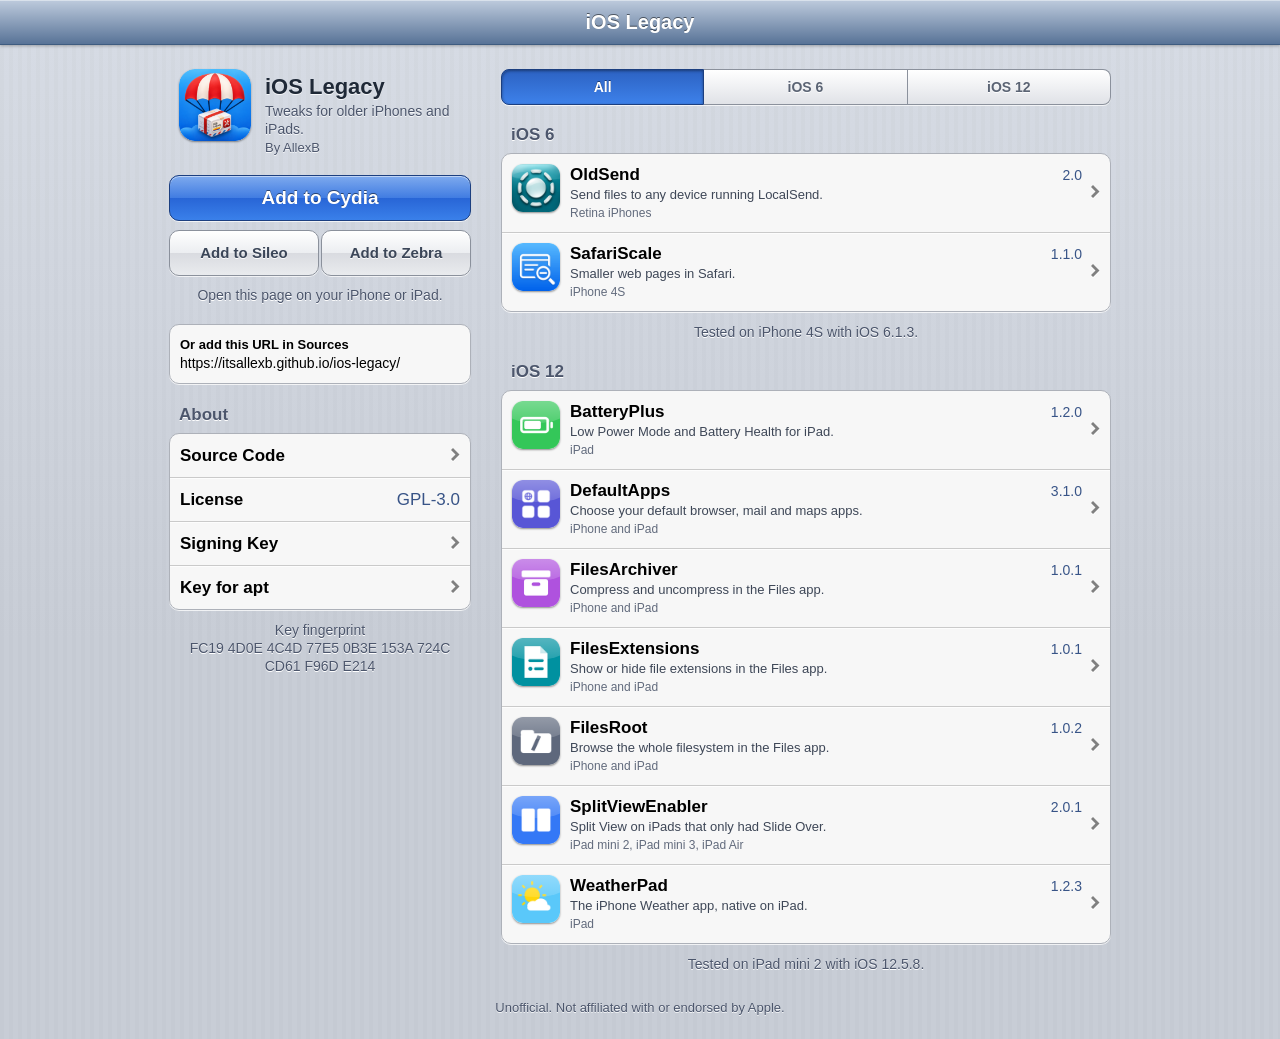
<file: index.html>
<!doctype html>
<html lang="en">
<head>
<meta charset="utf-8">
<meta name="viewport" content="width=device-width, initial-scale=1, viewport-fit=cover">
<meta name="format-detection" content="telephone=no">
<meta name="color-scheme" content="light dark">
<meta name="theme-color" content="#7d93b0" media="(prefers-color-scheme: light)">
<meta name="theme-color" content="#2c384a" media="(prefers-color-scheme: dark)">
<title>iOS Legacy</title>
<link rel="stylesheet" href="depictions/style.css">
<link rel="apple-touch-icon-precomposed" href="CydiaIcon.png">
<link rel="icon" href="CydiaIcon.png">
<meta name="description" content="Tweaks for older iPhones and iPads.">
<meta property="og:title" content="iOS Legacy">
<meta property="og:description" content="Tweaks for older iPhones and iPads.">
<meta property="og:image" content="https://itsallexb.github.io/ios-legacy/CydiaIcon.png">
<script>(function(d,u){var m=/\bOS (\d+)_\d/.exec(u),s=' js';if(/Cydia|Zebra|Sileo|Installer/.test(u))s+=' inapp';if(m){if(+m[1]<9)s+=' cydiaonly';}else if(!(navigator.maxTouchPoints>1))s+=' notios';d.documentElement.className+=s;window.iosMajor=m?m[1]:'';if(window.top!==window.self)d.write('<base target="_top">');})(document,navigator.userAgent);</script>
</head>
<body ontouchstart="">
<div class="nav"><div class="nav-in"><h1>iOS Legacy</h1></div></div>
<main class="wrap">
<div class="side">
<div class="hero"><span class="ic big"><img src="CydiaIcon.png" alt="" width="72" height="72"></span><h2>iOS Legacy</h2><p>Tweaks for older iPhones and iPads.</p><p>By AllexB</p></div>
<div class="addblock">
<a class="glass blue" href="cydia://url/https://cydia.saurik.com/api/share#?source=https://itsallexb.github.io/ios-legacy/">Add to Cydia</a>
<div class="pair"><a class="glass silver" href="sileo://source/https://itsallexb.github.io/ios-legacy/">Add to Sileo</a><a class="glass silver" href="zbra://sources/add/https://itsallexb.github.io/ios-legacy/">Add to Zebra</a></div>
<p class="foot deskhint">Open this page on your iPhone or iPad.</p>
</div>
<ul class="group"><li><div class="row"><span class="lbl">Or add this URL in Sources</span><span class="url">https://itsallexb.github.io/ios-legacy/</span></div></li></ul>
</div>
<div class="main" id="tweaks">
<div class="seg-w"><div class="seg" id="seg"><a class="on" href="#tweaks" data-ios="">All</a><a href="#ios6" data-ios="6">iOS 6</a><a href="#ios12" data-ios="12">iOS 12</a></div></div>
<div class="block" id="ios6" data-ios="6"><h2 class="sec">iOS 6<span class="here">This device</span></h2><ul class="group"><li><a class="row tw" href="depictions/com.itsallexb.oldsend.html"><span class="ic"><img src="icons/com.itsallexb.oldsend.png" alt="" width="48" height="48"></span><b>OldSend</b><span class="ver">2.0</span><span class="d">Send files to any device running LocalSend.</span><span class="m">Retina iPhones</span></a></li><li><a class="row tw" href="depictions/com.itsallexb.safariscale.html"><span class="ic"><img src="icons/com.itsallexb.safariscale.png" alt="" width="48" height="48"></span><b>SafariScale</b><span class="ver">1.1.0</span><span class="d">Smaller web pages in Safari.</span><span class="m">iPhone 4S</span></a></li></ul><p class="foot">Tested on iPhone 4S with iOS 6.1.3.</p></div><div class="block" id="ios12" data-ios="12"><h2 class="sec">iOS 12<span class="here">This device</span></h2><ul class="group"><li><a class="row tw" href="depictions/com.itsallexb.batteryplus.html"><span class="ic gloss"><img src="icons/com.itsallexb.batteryplus.png" alt="" width="48" height="48"></span><b>BatteryPlus</b><span class="ver">1.2.0</span><span class="d">Low Power Mode and Battery Health for iPad.</span><span class="m">iPad</span></a></li><li><a class="row tw" href="depictions/com.itsallexb.defaultapps.html"><span class="ic gloss"><img src="icons/com.itsallexb.defaultapps.png" alt="" width="48" height="48"></span><b>DefaultApps</b><span class="ver">3.1.0</span><span class="d">Choose your default browser, mail and maps apps.</span><span class="m">iPhone and iPad</span></a></li><li><a class="row tw" href="depictions/com.itsallexb.filesarchiver.html"><span class="ic gloss"><img src="icons/com.itsallexb.filesarchiver.png" alt="" width="48" height="48"></span><b>FilesArchiver</b><span class="ver">1.0.1</span><span class="d">Compress and uncompress in the Files app.</span><span class="m">iPhone and iPad</span></a></li><li><a class="row tw" href="depictions/com.itsallexb.filesextensions.html"><span class="ic gloss"><img src="icons/com.itsallexb.filesextensions.png" alt="" width="48" height="48"></span><b>FilesExtensions</b><span class="ver">1.0.1</span><span class="d">Show or hide file extensions in the Files app.</span><span class="m">iPhone and iPad</span></a></li><li><a class="row tw" href="depictions/com.itsallexb.filesroot.html"><span class="ic gloss"><img src="icons/com.itsallexb.filesroot.png" alt="" width="48" height="48"></span><b>FilesRoot</b><span class="ver">1.0.2</span><span class="d">Browse the whole filesystem in the Files app.</span><span class="m">iPhone and iPad</span></a></li><li><a class="row tw" href="depictions/com.itsallexb.splitviewenabler.html"><span class="ic gloss"><img src="icons/com.itsallexb.splitviewenabler.png" alt="" width="48" height="48"></span><b>SplitViewEnabler</b><span class="ver">2.0.1</span><span class="d">Split View on iPads that only had Slide Over.</span><span class="m">iPad mini 2, iPad mini 3, iPad Air</span></a></li><li><a class="row tw" href="depictions/com.itsallexb.weatherpad.html"><span class="ic gloss"><img src="icons/com.itsallexb.weatherpad.png" alt="" width="48" height="48"></span><b>WeatherPad</b><span class="ver">1.2.3</span><span class="d">The iPhone Weather app, native on iPad.</span><span class="m">iPad</span></a></li></ul><p class="foot">Tested on iPad mini 2 with iOS 12.5.8.</p></div>
</div>
<div class="side">
<h2 class="sec">About</h2>
<ul class="group"><li><a class="row" href="https://github.com/itsAllexB/ios-legacy">Source Code</a></li><li><div class="row"><span class="val">GPL-3.0</span>License</div></li><li><a class="row" href="ios-legacy.asc">Signing Key</a></li><li><a class="row" href="ios-legacy.gpg">Key for apt</a></li></ul>
<p class="foot">Key fingerprint<br>FC19 4D0E 4C4D 77E5 0B3E 153A 724C CD61 F96D E214</p>
</div>
<p class="legal">Unofficial. Not affiliated with or endorsed by Apple.</p>
</main>
<script>(function(){
var seg=document.getElementById('seg');if(!seg)return;
var links=seg.getElementsByTagName('a'),all=document.getElementById('tweaks').getElementsByTagName('div'),blocks=[],i;
for(i=0;i<all.length;i++){if(all[i].getAttribute('data-ios'))blocks.push(all[i]);}
function has(v){for(var j=0;j<blocks.length;j++){if(blocks[j].getAttribute('data-ios')===v)return true;}return false;}
function pick(v){
for(i=0;i<links.length;i++){links[i].className=links[i].getAttribute('data-ios')===v?'on':'';}
for(i=0;i<blocks.length;i++){blocks[i].style.display=(!v||blocks[i].getAttribute('data-ios')===v)?'':'none';}
}
seg.onclick=function(e){
var t=(e||window.event).target;if(!t||t.nodeName!=='A')return;
pick(t.getAttribute('data-ios'));return false;
};
var own=document.getElementById('ios'+window.iosMajor);if(own)own.className+=' yours';
var h=/^#ios(\d+)$/.exec(location.hash);
pick(h&&has(h[1])?h[1]:(has(window.iosMajor)?window.iosMajor:''));
})();</script>
</body>
</html>
</file>
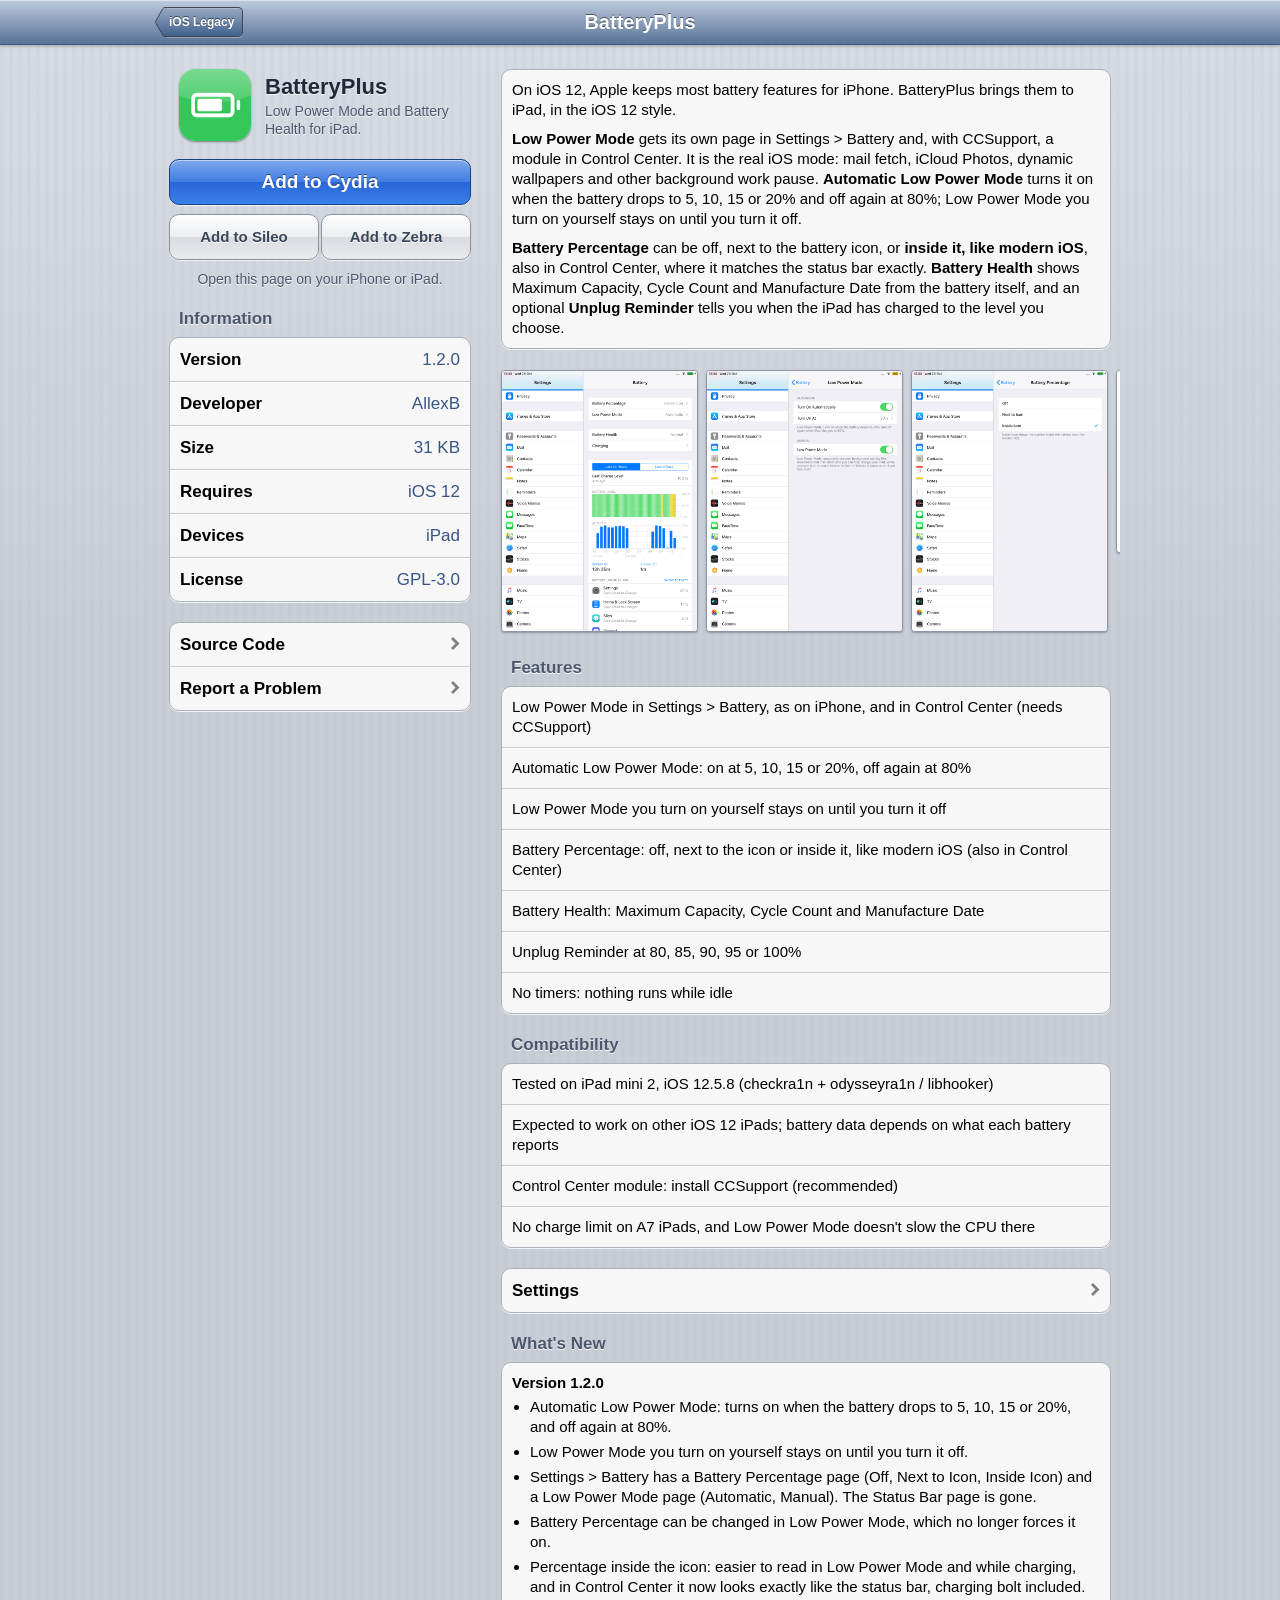
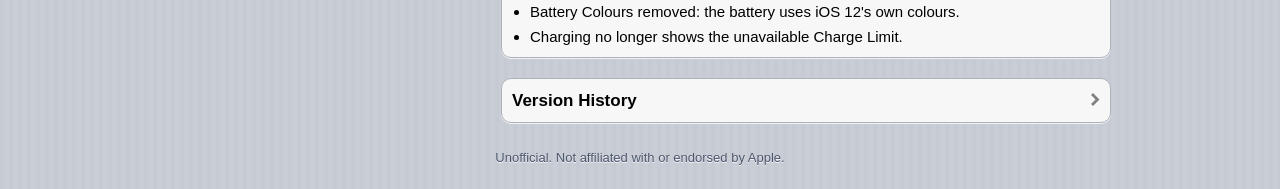
<file: depictions/com.itsallexb.batteryplus.html>
<!doctype html>
<html lang="en">
<head>
<meta charset="utf-8">
<meta name="viewport" content="width=device-width, initial-scale=1, viewport-fit=cover">
<meta name="format-detection" content="telephone=no">
<meta name="color-scheme" content="light dark">
<meta name="theme-color" content="#7d93b0" media="(prefers-color-scheme: light)">
<meta name="theme-color" content="#2c384a" media="(prefers-color-scheme: dark)">
<title>BatteryPlus</title>
<link rel="stylesheet" href="../depictions/style.css">
<link rel="apple-touch-icon-precomposed" href="../CydiaIcon.png">
<link rel="icon" href="../CydiaIcon.png">
<script>(function(d,u){var m=/\bOS (\d+)_\d/.exec(u),s=' js';if(/Cydia|Zebra|Sileo|Installer/.test(u))s+=' inapp';if(m){if(+m[1]<9)s+=' cydiaonly';}else if(!(navigator.maxTouchPoints>1))s+=' notios';d.documentElement.className+=s;window.iosMajor=m?m[1]:'';if(window.top!==window.self)d.write('<base target="_top">');})(document,navigator.userAgent);</script>
</head>
<body ontouchstart="">
<div class="nav"><div class="nav-in"><a class="back" href="../">iOS Legacy</a><h1>BatteryPlus</h1></div></div>
<main class="wrap">
<div class="side">
<div class="hero"><span class="ic big gloss"><img src="../icons/com.itsallexb.batteryplus.png" alt="" width="72" height="72"></span><h2>BatteryPlus</h2><p>Low Power Mode and Battery Health for iPad.</p></div>
<div class="addblock pkgadd">
<a class="glass blue" href="cydia://url/https://cydia.saurik.com/api/share#?source=https://itsallexb.github.io/ios-legacy/">Add to Cydia</a>
<div class="pair"><a class="glass silver" href="sileo://source/https://itsallexb.github.io/ios-legacy/">Add to Sileo</a><a class="glass silver" href="zbra://sources/add/https://itsallexb.github.io/ios-legacy/">Add to Zebra</a></div>
<p class="foot deskhint">Open this page on your iPhone or iPad.</p>
</div>
</div>
<div class="main">
<ul class="group"><li><div class="text"><p>On iOS 12, Apple keeps most battery features for iPhone. BatteryPlus brings them to iPad, in the iOS 12 style.</p>
<p><strong>Low Power Mode</strong> gets its own page in Settings &gt; Battery and, with CCSupport, a module in Control Center. It is the real iOS mode: mail fetch, iCloud Photos, dynamic wallpapers and other background work pause. <strong>Automatic Low Power Mode</strong> turns it on when the battery drops to 5, 10, 15 or 20% and off again at 80%; Low Power Mode you turn on yourself stays on until you turn it off.</p>
<p><strong>Battery Percentage</strong> can be off, next to the battery icon, or <strong>inside it, like modern iOS</strong>, also in Control Center, where it matches the status bar exactly. <strong>Battery Health</strong> shows Maximum Capacity, Cycle Count and Manufacture Date from the battery itself, and an optional <strong>Unplug Reminder</strong> tells you when the iPad has charged to the level you choose.</p></div></li></ul>
<div class="shots"><a href="screenshots/batteryplus/battery.png" style="width:195px;height:260px"><img src="screenshots/batteryplus/battery.png" alt="Settings &gt; Battery with Battery Percentage, Low Power Mode, Battery Health and Charging" width="195" height="260" loading="lazy"></a><a href="screenshots/batteryplus/low-power-mode.png" style="width:195px;height:260px"><img src="screenshots/batteryplus/low-power-mode.png" alt="Low Power Mode page with Automatic and Manual" width="195" height="260" loading="lazy"></a><a href="screenshots/batteryplus/battery-percentage.png" style="width:195px;height:260px"><img src="screenshots/batteryplus/battery-percentage.png" alt="Battery Percentage: Off, Next to Icon, Inside Icon" width="195" height="260" loading="lazy"></a><a href="screenshots/batteryplus/control-center-match.png" style="width:296px;height:181px"><img src="screenshots/batteryplus/control-center-match.png" alt="The percentage inside the battery icon, in the status bar and in Control Center" width="296" height="181" loading="lazy"></a><a href="screenshots/batteryplus/battery-health.png" style="width:195px;height:260px"><img src="screenshots/batteryplus/battery-health.png" alt="Battery Health page" width="195" height="260" loading="lazy"></a><a href="screenshots/batteryplus/charging.png" style="width:195px;height:260px"><img src="screenshots/batteryplus/charging.png" alt="Charging page with the Unplug Reminder" width="195" height="260" loading="lazy"></a><a href="screenshots/batteryplus/unplug-reminder.png" style="width:195px;height:260px"><img src="screenshots/batteryplus/unplug-reminder.png" alt="Unplug Reminder alert" width="195" height="260" loading="lazy"></a><a href="screenshots/batteryplus/control-center.png" style="width:296px;height:87px"><img src="screenshots/batteryplus/control-center.png" alt="Low Power Mode module in Control Center" width="296" height="87" loading="lazy"></a></div>
<h2 class="sec">Features</h2>
<ul class="group"><li><div class="line">Low Power Mode in Settings &gt; Battery, as on iPhone, and in Control Center (needs CCSupport)</div></li><li><div class="line">Automatic Low Power Mode: on at 5, 10, 15 or 20%, off again at 80%</div></li><li><div class="line">Low Power Mode you turn on yourself stays on until you turn it off</div></li><li><div class="line">Battery Percentage: off, next to the icon or inside it, like modern iOS (also in Control Center)</div></li><li><div class="line">Battery Health: Maximum Capacity, Cycle Count and Manufacture Date</div></li><li><div class="line">Unplug Reminder at 80, 85, 90, 95 or 100%</div></li><li><div class="line">No timers: nothing runs while idle</div></li></ul>
<h2 class="sec">Compatibility</h2>
<ul class="group"><li><div class="line">Tested on iPad mini 2, iOS 12.5.8 (checkra1n + odysseyra1n / libhooker)</div></li><li><div class="line">Expected to work on other iOS 12 iPads; battery data depends on what each battery reports</div></li><li><div class="line">Control Center module: install CCSupport (recommended)</div></li><li><div class="line">No charge limit on A7 iPads, and Low Power Mode doesn't slow the CPU there</div></li></ul>
<ul class="group"><li><details><summary>Settings</summary><div class="text"><p>Settings &gt; Battery:</p>
<ul><li><strong>Battery Percentage</strong>: Off, Next to Icon or Inside Icon.</li><li><strong>Low Power Mode</strong>: Automatic (<strong>Turn On Automatically</strong>, off; <strong>Turn On At</strong> 5% to 20%) and Manual (the <strong>Low Power Mode</strong> switch).</li><li><strong>Battery Health</strong>: Maximum Capacity, Cycle Count and Manufacture Date.</li><li><strong>Charging</strong>: <strong>Unplug Reminder</strong> (off) and <strong>Remind At</strong> (80% to 100%).</li></ul>
<p>Control Center: Settings &gt; Control Center &gt; Customize Controls &gt; Low Power Mode (needs CCSupport).</p></div></details></li></ul>
<h2 class="sec">What's New</h2><ul class="group"><li><div class="text"><p class="ver-t">Version 1.2.0</p><ul><li>Automatic Low Power Mode: turns on when the battery drops to 5, 10, 15 or 20%, and off again at 80%.</li><li>Low Power Mode you turn on yourself stays on until you turn it off.</li><li>Settings &gt; Battery has a Battery Percentage page (Off, Next to Icon, Inside Icon) and a Low Power Mode page (Automatic, Manual). The Status Bar page is gone.</li><li>Battery Percentage can be changed in Low Power Mode, which no longer forces it on.</li><li>Percentage inside the icon: easier to read in Low Power Mode and while charging, and in Control Center it now looks exactly like the status bar, charging bolt included.</li><li>Battery Colours removed: the battery uses iOS 12's own colours.</li><li>Charging no longer shows the unavailable Charge Limit.</li></ul></div></li></ul>
<ul class="group"><li><details><summary>Version History</summary><div class="text"><p class="ver-t">Version 1.1.0</p><ul><li>First public release.</li><li>Low Power Mode in Settings and Control Center, status bar battery colours and the percentage inside the icon, alongside Battery Health and the Unplug Reminder.</li></ul></div></details></li></ul>
</div>
<div class="side">
<h2 class="sec">Information</h2>
<ul class="group"><li><div class="row"><span class="val">1.2.0</span>Version</div></li><li><div class="row"><span class="val">AllexB</span>Developer</div></li><li><div class="row"><span class="val">31 KB</span>Size</div></li><li><div class="row"><span class="val">iOS 12</span>Requires</div></li><li><div class="row"><span class="val">iPad</span>Devices</div></li><li><div class="row"><span class="val">GPL-3.0</span>License</div></li></ul>
<ul class="group"><li><a class="row" href="https://github.com/itsAllexB/BatteryPlus-iOS12">Source Code</a></li><li><a class="row" href="https://github.com/itsAllexB/BatteryPlus-iOS12/issues">Report a Problem</a></li></ul>
</div>
<p class="legal">Unofficial. Not affiliated with or endorsed by Apple.</p>
</main>
</body>
</html>
</file>
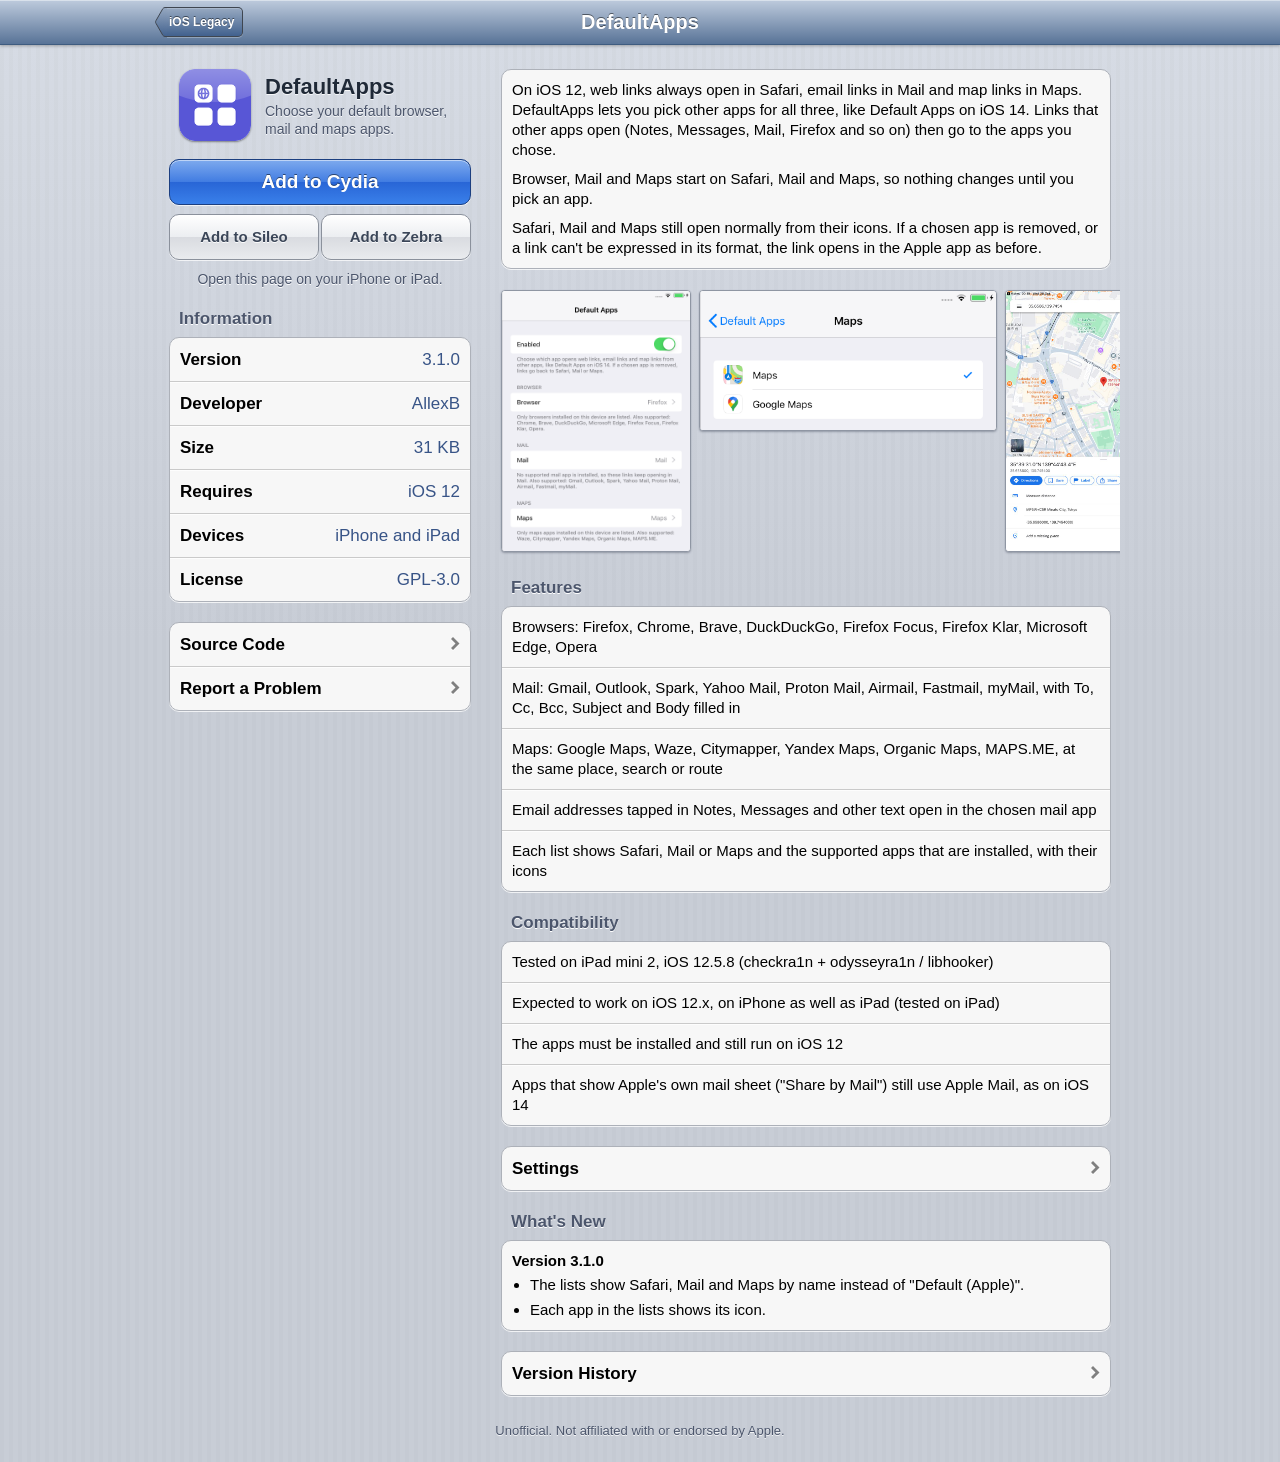
<file: depictions/com.itsallexb.defaultapps.html>
<!doctype html>
<html lang="en">
<head>
<meta charset="utf-8">
<meta name="viewport" content="width=device-width, initial-scale=1, viewport-fit=cover">
<meta name="format-detection" content="telephone=no">
<meta name="color-scheme" content="light dark">
<meta name="theme-color" content="#7d93b0" media="(prefers-color-scheme: light)">
<meta name="theme-color" content="#2c384a" media="(prefers-color-scheme: dark)">
<title>DefaultApps</title>
<link rel="stylesheet" href="../depictions/style.css">
<link rel="apple-touch-icon-precomposed" href="../CydiaIcon.png">
<link rel="icon" href="../CydiaIcon.png">
<script>(function(d,u){var m=/\bOS (\d+)_\d/.exec(u),s=' js';if(/Cydia|Zebra|Sileo|Installer/.test(u))s+=' inapp';if(m){if(+m[1]<9)s+=' cydiaonly';}else if(!(navigator.maxTouchPoints>1))s+=' notios';d.documentElement.className+=s;window.iosMajor=m?m[1]:'';if(window.top!==window.self)d.write('<base target="_top">');})(document,navigator.userAgent);</script>
</head>
<body ontouchstart="">
<div class="nav"><div class="nav-in"><a class="back" href="../">iOS Legacy</a><h1>DefaultApps</h1></div></div>
<main class="wrap">
<div class="side">
<div class="hero"><span class="ic big gloss"><img src="../icons/com.itsallexb.defaultapps.png" alt="" width="72" height="72"></span><h2>DefaultApps</h2><p>Choose your default browser, mail and maps apps.</p></div>
<div class="addblock pkgadd">
<a class="glass blue" href="cydia://url/https://cydia.saurik.com/api/share#?source=https://itsallexb.github.io/ios-legacy/">Add to Cydia</a>
<div class="pair"><a class="glass silver" href="sileo://source/https://itsallexb.github.io/ios-legacy/">Add to Sileo</a><a class="glass silver" href="zbra://sources/add/https://itsallexb.github.io/ios-legacy/">Add to Zebra</a></div>
<p class="foot deskhint">Open this page on your iPhone or iPad.</p>
</div>
</div>
<div class="main">
<ul class="group"><li><div class="text"><p>On iOS 12, web links always open in Safari, email links in Mail and map links in Maps. DefaultApps lets you pick other apps for all three, like Default Apps on iOS 14. Links that other apps open (Notes, Messages, Mail, Firefox and so on) then go to the apps you chose.</p>
<p>Browser, Mail and Maps start on Safari, Mail and Maps, so nothing changes until you pick an app.</p>
<p>Safari, Mail and Maps still open normally from their icons. If a chosen app is removed, or a link can't be expressed in its format, the link opens in the Apple app as before.</p></div></li></ul>
<div class="shots"><a href="screenshots/defaultapps/settings.png" style="width:188px;height:260px"><img src="screenshots/defaultapps/settings.png" alt="Default Apps settings page" width="188" height="260" loading="lazy"></a><a href="screenshots/defaultapps/maps-picker.png" style="width:296px;height:139px"><img src="screenshots/defaultapps/maps-picker.png" alt="Maps picker with Maps and Google Maps, each with its icon" width="296" height="139" loading="lazy"></a><a href="screenshots/defaultapps/google-maps-place.jpg" style="width:195px;height:260px"><img src="screenshots/defaultapps/google-maps-place.jpg" alt="An Apple Maps link opened in Google Maps" width="195" height="260" loading="lazy"></a><a href="screenshots/defaultapps/google-maps-route.png" style="width:235px;height:260px"><img src="screenshots/defaultapps/google-maps-route.png" alt="An Apple Maps route opened in Google Maps" width="235" height="260" loading="lazy"></a><a href="screenshots/defaultapps/mailto-fields.png" style="width:296px;height:164px"><img src="screenshots/defaultapps/mailto-fields.png" alt="The fields a mail app receives from a mailto link" width="296" height="164" loading="lazy"></a></div>
<h2 class="sec">Features</h2>
<ul class="group"><li><div class="line">Browsers: Firefox, Chrome, Brave, DuckDuckGo, Firefox Focus, Firefox Klar, Microsoft Edge, Opera</div></li><li><div class="line">Mail: Gmail, Outlook, Spark, Yahoo Mail, Proton Mail, Airmail, Fastmail, myMail, with To, Cc, Bcc, Subject and Body filled in</div></li><li><div class="line">Maps: Google Maps, Waze, Citymapper, Yandex Maps, Organic Maps, MAPS.ME, at the same place, search or route</div></li><li><div class="line">Email addresses tapped in Notes, Messages and other text open in the chosen mail app</div></li><li><div class="line">Each list shows Safari, Mail or Maps and the supported apps that are installed, with their icons</div></li></ul>
<h2 class="sec">Compatibility</h2>
<ul class="group"><li><div class="line">Tested on iPad mini 2, iOS 12.5.8 (checkra1n + odysseyra1n / libhooker)</div></li><li><div class="line">Expected to work on iOS 12.x, on iPhone as well as iPad (tested on iPad)</div></li><li><div class="line">The apps must be installed and still run on iOS 12</div></li><li><div class="line">Apps that show Apple's own mail sheet ("Share by Mail") still use Apple Mail, as on iOS 14</div></li></ul>
<ul class="group"><li><details><summary>Settings</summary><div class="text"><p>Settings &gt; Default Apps:</p>
<ul><li><strong>Enabled</strong>: turns the tweak on or off. Applies right away.</li><li><strong>Browser</strong>, <strong>Mail</strong>, <strong>Maps</strong>: the app for each kind of link. Each list shows the Apple app and the supported apps that are installed, with their icons; the note under each list names the other supported apps.</li></ul></div></details></li></ul>
<h2 class="sec">What's New</h2><ul class="group"><li><div class="text"><p class="ver-t">Version 3.1.0</p><ul><li>The lists show Safari, Mail and Maps by name instead of "Default (Apple)".</li><li>Each app in the lists shows its icon.</li></ul></div></li></ul>
<ul class="group"><li><details><summary>Version History</summary><div class="text"><p class="ver-t">Version 3.0.1</p><ul><li>First public release: choose the browser, the mail app and the maps app.</li></ul></div><div class="text"><p class="ver-t">Version 3.0.0</p><ul><li>Test version (not published).</li></ul></div></details></li></ul>
</div>
<div class="side">
<h2 class="sec">Information</h2>
<ul class="group"><li><div class="row"><span class="val">3.1.0</span>Version</div></li><li><div class="row"><span class="val">AllexB</span>Developer</div></li><li><div class="row"><span class="val">31 KB</span>Size</div></li><li><div class="row"><span class="val">iOS 12</span>Requires</div></li><li><div class="row"><span class="val">iPhone and iPad</span>Devices</div></li><li><div class="row"><span class="val">GPL-3.0</span>License</div></li></ul>
<ul class="group"><li><a class="row" href="https://github.com/itsAllexB/DefaultApps-iOS12">Source Code</a></li><li><a class="row" href="https://github.com/itsAllexB/DefaultApps-iOS12/issues">Report a Problem</a></li></ul>
</div>
<p class="legal">Unofficial. Not affiliated with or endorsed by Apple.</p>
</main>
</body>
</html>
</file>
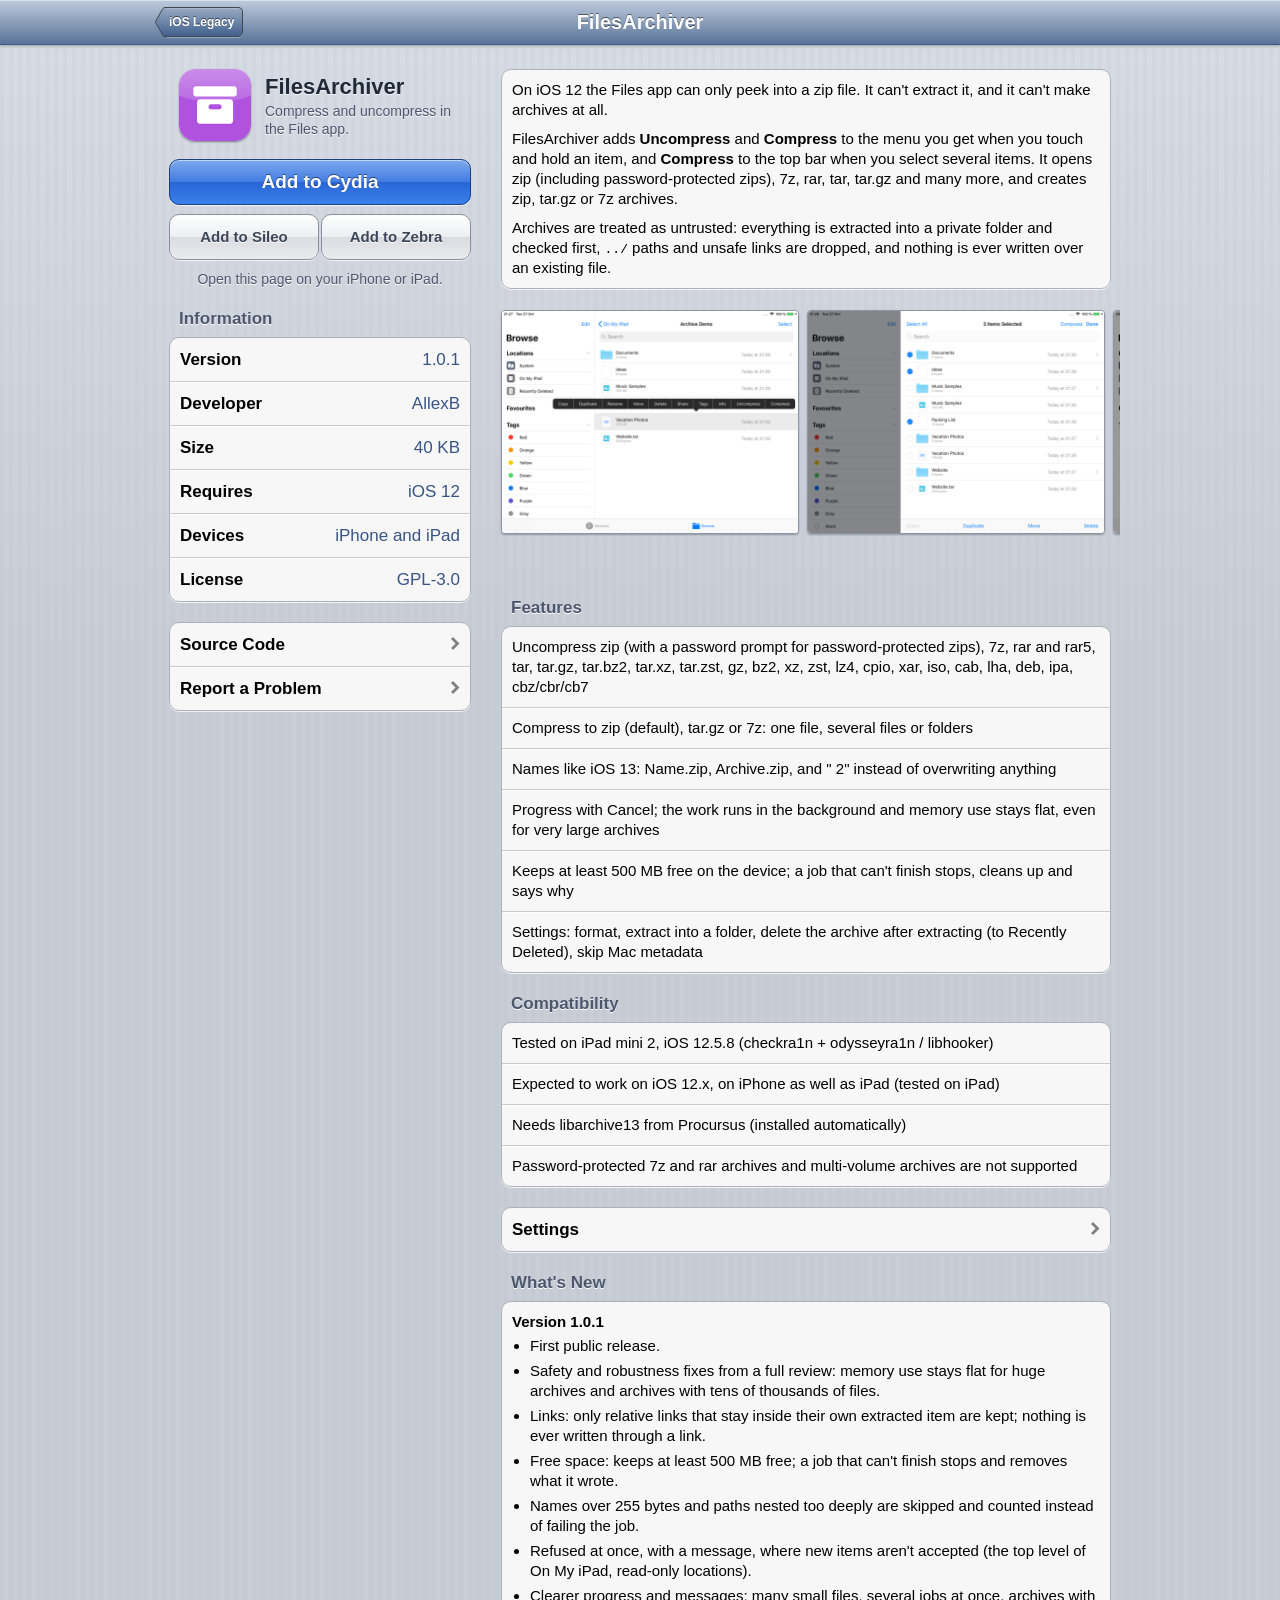
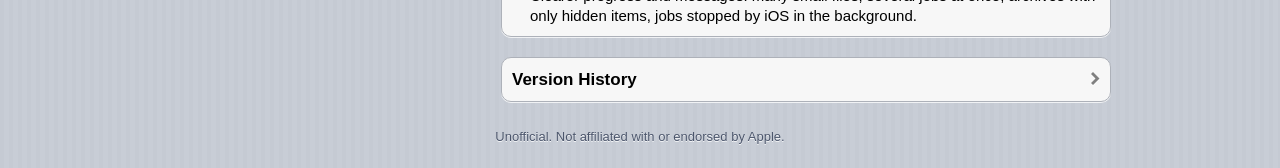
<file: depictions/com.itsallexb.filesarchiver.html>
<!doctype html>
<html lang="en">
<head>
<meta charset="utf-8">
<meta name="viewport" content="width=device-width, initial-scale=1, viewport-fit=cover">
<meta name="format-detection" content="telephone=no">
<meta name="color-scheme" content="light dark">
<meta name="theme-color" content="#7d93b0" media="(prefers-color-scheme: light)">
<meta name="theme-color" content="#2c384a" media="(prefers-color-scheme: dark)">
<title>FilesArchiver</title>
<link rel="stylesheet" href="../depictions/style.css">
<link rel="apple-touch-icon-precomposed" href="../CydiaIcon.png">
<link rel="icon" href="../CydiaIcon.png">
<script>(function(d,u){var m=/\bOS (\d+)_\d/.exec(u),s=' js';if(/Cydia|Zebra|Sileo|Installer/.test(u))s+=' inapp';if(m){if(+m[1]<9)s+=' cydiaonly';}else if(!(navigator.maxTouchPoints>1))s+=' notios';d.documentElement.className+=s;window.iosMajor=m?m[1]:'';if(window.top!==window.self)d.write('<base target="_top">');})(document,navigator.userAgent);</script>
</head>
<body ontouchstart="">
<div class="nav"><div class="nav-in"><a class="back" href="../">iOS Legacy</a><h1>FilesArchiver</h1></div></div>
<main class="wrap">
<div class="side">
<div class="hero"><span class="ic big gloss"><img src="../icons/com.itsallexb.filesarchiver.png" alt="" width="72" height="72"></span><h2>FilesArchiver</h2><p>Compress and uncompress in the Files app.</p></div>
<div class="addblock pkgadd">
<a class="glass blue" href="cydia://url/https://cydia.saurik.com/api/share#?source=https://itsallexb.github.io/ios-legacy/">Add to Cydia</a>
<div class="pair"><a class="glass silver" href="sileo://source/https://itsallexb.github.io/ios-legacy/">Add to Sileo</a><a class="glass silver" href="zbra://sources/add/https://itsallexb.github.io/ios-legacy/">Add to Zebra</a></div>
<p class="foot deskhint">Open this page on your iPhone or iPad.</p>
</div>
</div>
<div class="main">
<ul class="group"><li><div class="text"><p>On iOS 12 the Files app can only peek into a zip file. It can't extract it, and it can't make archives at all.</p>
<p>FilesArchiver adds <strong>Uncompress</strong> and <strong>Compress</strong> to the menu you get when you touch and hold an item, and <strong>Compress</strong> to the top bar when you select several items. It opens zip (including password-protected zips), 7z, rar, tar, tar.gz and many more, and creates zip, tar.gz or 7z archives.</p>
<p>Archives are treated as untrusted: everything is extracted into a private folder and checked first, <code>../</code> paths and unsafe links are dropped, and nothing is ever written over an existing file.</p></div></li></ul>
<div class="shots"><a href="screenshots/filesarchiver/menu.png" style="width:296px;height:222px"><img src="screenshots/filesarchiver/menu.png" alt="Uncompress and Compress in the Files menu" width="296" height="222" loading="lazy"></a><a href="screenshots/filesarchiver/compress.png" style="width:296px;height:222px"><img src="screenshots/filesarchiver/compress.png" alt="Compress in the selection bar" width="296" height="222" loading="lazy"></a><a href="screenshots/filesarchiver/progress.png" style="width:296px;height:222px"><img src="screenshots/filesarchiver/progress.png" alt="Uncompressing progress with Cancel" width="296" height="222" loading="lazy"></a><a href="screenshots/filesarchiver/result.png" style="width:296px;height:222px"><img src="screenshots/filesarchiver/result.png" alt="Extracted folders next to their archives" width="296" height="222" loading="lazy"></a><a href="screenshots/filesarchiver/settings.png" style="width:255px;height:260px"><img src="screenshots/filesarchiver/settings.png" alt="Files Archiver settings page" width="255" height="260" loading="lazy"></a></div>
<h2 class="sec">Features</h2>
<ul class="group"><li><div class="line">Uncompress zip (with a password prompt for password-protected zips), 7z, rar and rar5, tar, tar.gz, tar.bz2, tar.xz, tar.zst, gz, bz2, xz, zst, lz4, cpio, xar, iso, cab, lha, deb, ipa, cbz/cbr/cb7</div></li><li><div class="line">Compress to zip (default), tar.gz or 7z: one file, several files or folders</div></li><li><div class="line">Names like iOS 13: Name.zip, Archive.zip, and " 2" instead of overwriting anything</div></li><li><div class="line">Progress with Cancel; the work runs in the background and memory use stays flat, even for very large archives</div></li><li><div class="line">Keeps at least 500 MB free on the device; a job that can't finish stops, cleans up and says why</div></li><li><div class="line">Settings: format, extract into a folder, delete the archive after extracting (to Recently Deleted), skip Mac metadata</div></li></ul>
<h2 class="sec">Compatibility</h2>
<ul class="group"><li><div class="line">Tested on iPad mini 2, iOS 12.5.8 (checkra1n + odysseyra1n / libhooker)</div></li><li><div class="line">Expected to work on iOS 12.x, on iPhone as well as iPad (tested on iPad)</div></li><li><div class="line">Needs libarchive13 from Procursus (installed automatically)</div></li><li><div class="line">Password-protected 7z and rar archives and multi-volume archives are not supported</div></li></ul>
<ul class="group"><li><details><summary>Settings</summary><div class="text"><p>Settings &gt; Files Archiver:</p>
<ul><li><strong>Enabled</strong>: turns the tweak on or off.</li><li><strong>Format</strong>: what Compress creates: <em>Zip</em> (default, opens almost everywhere), <em>Tar + Gzip</em> (keeps file permissions) or <em>7-Zip</em> (smallest, slower).</li><li><strong>Extract into a Folder</strong> (on): an archive with several items is extracted into a folder named after it.</li><li><strong>Delete Archive After Extracting</strong> (off): moves the archive to Recently Deleted after a successful extraction.</li><li><strong>Skip Mac Metadata</strong> (on): leaves out <code>__MACOSX</code> folders, <code>._</code> files and <code>.DS_Store</code>.</li></ul>
<p>Changes apply right away.</p></div></details></li></ul>
<h2 class="sec">What's New</h2><ul class="group"><li><div class="text"><p class="ver-t">Version 1.0.1</p><ul><li>First public release.</li><li>Safety and robustness fixes from a full review: memory use stays flat for huge archives and archives with tens of thousands of files.</li><li>Links: only relative links that stay inside their own extracted item are kept; nothing is ever written through a link.</li><li>Free space: keeps at least 500 MB free; a job that can't finish stops and removes what it wrote.</li><li>Names over 255 bytes and paths nested too deeply are skipped and counted instead of failing the job.</li><li>Refused at once, with a message, where new items aren't accepted (the top level of On My iPad, read-only locations).</li><li>Clearer progress and messages: many small files, several jobs at once, archives with only hidden items, jobs stopped by iOS in the background.</li></ul></div></li></ul>
<ul class="group"><li><details><summary>Version History</summary><div class="text"><p class="ver-t">Version 1.0.0</p><ul><li>First version (not published).</li></ul></div></details></li></ul>
</div>
<div class="side">
<h2 class="sec">Information</h2>
<ul class="group"><li><div class="row"><span class="val">1.0.1</span>Version</div></li><li><div class="row"><span class="val">AllexB</span>Developer</div></li><li><div class="row"><span class="val">40 KB</span>Size</div></li><li><div class="row"><span class="val">iOS 12</span>Requires</div></li><li><div class="row"><span class="val">iPhone and iPad</span>Devices</div></li><li><div class="row"><span class="val">GPL-3.0</span>License</div></li></ul>
<ul class="group"><li><a class="row" href="https://github.com/itsAllexB/FilesArchiver-iOS12">Source Code</a></li><li><a class="row" href="https://github.com/itsAllexB/FilesArchiver-iOS12/issues">Report a Problem</a></li></ul>
</div>
<p class="legal">Unofficial. Not affiliated with or endorsed by Apple.</p>
</main>
</body>
</html>
</file>
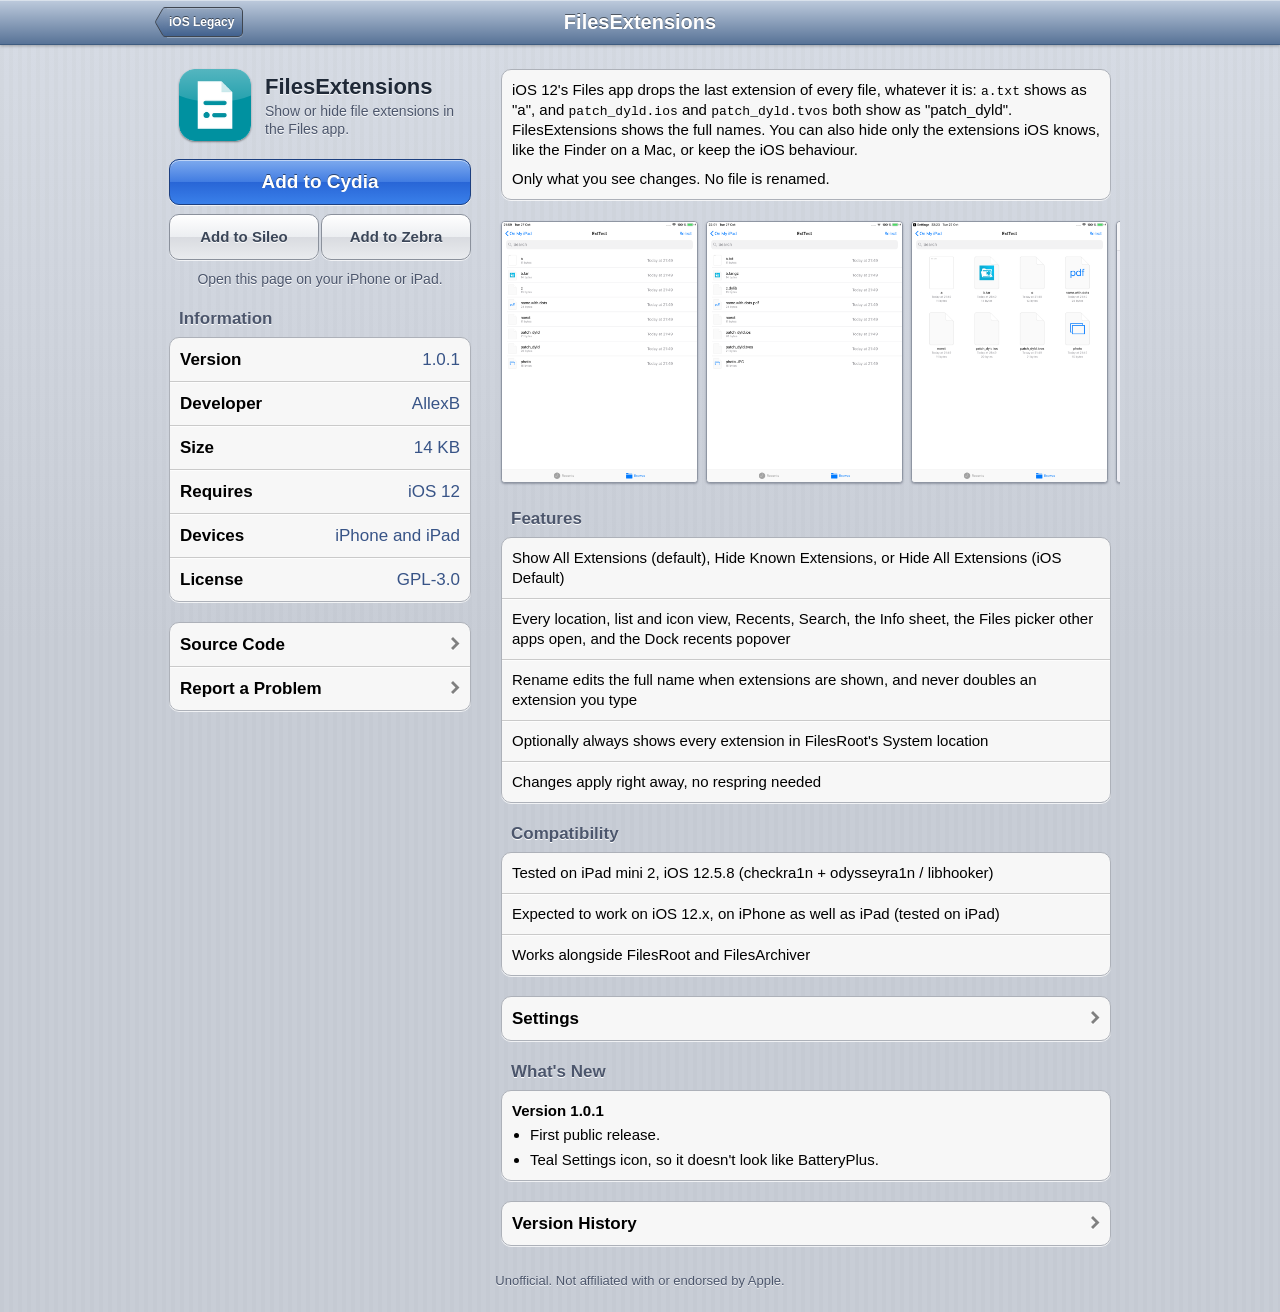
<file: depictions/com.itsallexb.filesextensions.html>
<!doctype html>
<html lang="en">
<head>
<meta charset="utf-8">
<meta name="viewport" content="width=device-width, initial-scale=1, viewport-fit=cover">
<meta name="format-detection" content="telephone=no">
<meta name="color-scheme" content="light dark">
<meta name="theme-color" content="#7d93b0" media="(prefers-color-scheme: light)">
<meta name="theme-color" content="#2c384a" media="(prefers-color-scheme: dark)">
<title>FilesExtensions</title>
<link rel="stylesheet" href="../depictions/style.css">
<link rel="apple-touch-icon-precomposed" href="../CydiaIcon.png">
<link rel="icon" href="../CydiaIcon.png">
<script>(function(d,u){var m=/\bOS (\d+)_\d/.exec(u),s=' js';if(/Cydia|Zebra|Sileo|Installer/.test(u))s+=' inapp';if(m){if(+m[1]<9)s+=' cydiaonly';}else if(!(navigator.maxTouchPoints>1))s+=' notios';d.documentElement.className+=s;window.iosMajor=m?m[1]:'';if(window.top!==window.self)d.write('<base target="_top">');})(document,navigator.userAgent);</script>
</head>
<body ontouchstart="">
<div class="nav"><div class="nav-in"><a class="back" href="../">iOS Legacy</a><h1>FilesExtensions</h1></div></div>
<main class="wrap">
<div class="side">
<div class="hero"><span class="ic big gloss"><img src="../icons/com.itsallexb.filesextensions.png" alt="" width="72" height="72"></span><h2>FilesExtensions</h2><p>Show or hide file extensions in the Files app.</p></div>
<div class="addblock pkgadd">
<a class="glass blue" href="cydia://url/https://cydia.saurik.com/api/share#?source=https://itsallexb.github.io/ios-legacy/">Add to Cydia</a>
<div class="pair"><a class="glass silver" href="sileo://source/https://itsallexb.github.io/ios-legacy/">Add to Sileo</a><a class="glass silver" href="zbra://sources/add/https://itsallexb.github.io/ios-legacy/">Add to Zebra</a></div>
<p class="foot deskhint">Open this page on your iPhone or iPad.</p>
</div>
</div>
<div class="main">
<ul class="group"><li><div class="text"><p>iOS 12's Files app drops the last extension of every file, whatever it is: <code>a.txt</code> shows as "a", and <code>patch_dyld.ios</code> and <code>patch_dyld.tvos</code> both show as "patch_dyld". FilesExtensions shows the full names. You can also hide only the extensions iOS knows, like the Finder on a Mac, or keep the iOS behaviour.</p>
<p>Only what you see changes. No file is renamed.</p></div></li></ul>
<div class="shots"><a href="screenshots/filesextensions/before.png" style="width:195px;height:260px"><img src="screenshots/filesextensions/before.png" alt="Before: files without extensions" width="195" height="260" loading="lazy"></a><a href="screenshots/filesextensions/after.png" style="width:195px;height:260px"><img src="screenshots/filesextensions/after.png" alt="After: files with their full names" width="195" height="260" loading="lazy"></a><a href="screenshots/filesextensions/hide-known.png" style="width:195px;height:260px"><img src="screenshots/filesextensions/hide-known.png" alt="Hide Known Extensions mode" width="195" height="260" loading="lazy"></a><a href="screenshots/filesextensions/settings.png" style="width:178px;height:260px"><img src="screenshots/filesextensions/settings.png" alt="Files Extensions settings page" width="178" height="260" loading="lazy"></a></div>
<h2 class="sec">Features</h2>
<ul class="group"><li><div class="line">Show All Extensions (default), Hide Known Extensions, or Hide All Extensions (iOS Default)</div></li><li><div class="line">Every location, list and icon view, Recents, Search, the Info sheet, the Files picker other apps open, and the Dock recents popover</div></li><li><div class="line">Rename edits the full name when extensions are shown, and never doubles an extension you type</div></li><li><div class="line">Optionally always shows every extension in FilesRoot's System location</div></li><li><div class="line">Changes apply right away, no respring needed</div></li></ul>
<h2 class="sec">Compatibility</h2>
<ul class="group"><li><div class="line">Tested on iPad mini 2, iOS 12.5.8 (checkra1n + odysseyra1n / libhooker)</div></li><li><div class="line">Expected to work on iOS 12.x, on iPhone as well as iPad (tested on iPad)</div></li><li><div class="line">Works alongside FilesRoot and FilesArchiver</div></li></ul>
<ul class="group"><li><details><summary>Settings</summary><div class="text"><p>Settings &gt; Files Extensions:</p>
<ul><li><strong>Enabled</strong>: turns the tweak on or off.</li><li><strong>Show Extensions</strong>: <em>Show All Extensions</em> (default), <em>Hide Known Extensions</em> or <em>Hide All Extensions (iOS Default)</em>.</li><li><strong>Always Show in System</strong> (on): always shows every extension in FilesRoot's System location.</li></ul>
<p>Changes apply right away to open Files windows.</p></div></details></li></ul>
<h2 class="sec">What's New</h2><ul class="group"><li><div class="text"><p class="ver-t">Version 1.0.1</p><ul><li>First public release.</li><li>Teal Settings icon, so it doesn't look like BatteryPlus.</li></ul></div></li></ul>
<ul class="group"><li><details><summary>Version History</summary><div class="text"><p class="ver-t">Version 1.0.0</p><ul><li>Test version (not published).</li></ul></div></details></li></ul>
</div>
<div class="side">
<h2 class="sec">Information</h2>
<ul class="group"><li><div class="row"><span class="val">1.0.1</span>Version</div></li><li><div class="row"><span class="val">AllexB</span>Developer</div></li><li><div class="row"><span class="val">14 KB</span>Size</div></li><li><div class="row"><span class="val">iOS 12</span>Requires</div></li><li><div class="row"><span class="val">iPhone and iPad</span>Devices</div></li><li><div class="row"><span class="val">GPL-3.0</span>License</div></li></ul>
<ul class="group"><li><a class="row" href="https://github.com/itsAllexB/FilesExtensions-iOS12">Source Code</a></li><li><a class="row" href="https://github.com/itsAllexB/FilesExtensions-iOS12/issues">Report a Problem</a></li></ul>
</div>
<p class="legal">Unofficial. Not affiliated with or endorsed by Apple.</p>
</main>
</body>
</html>
</file>
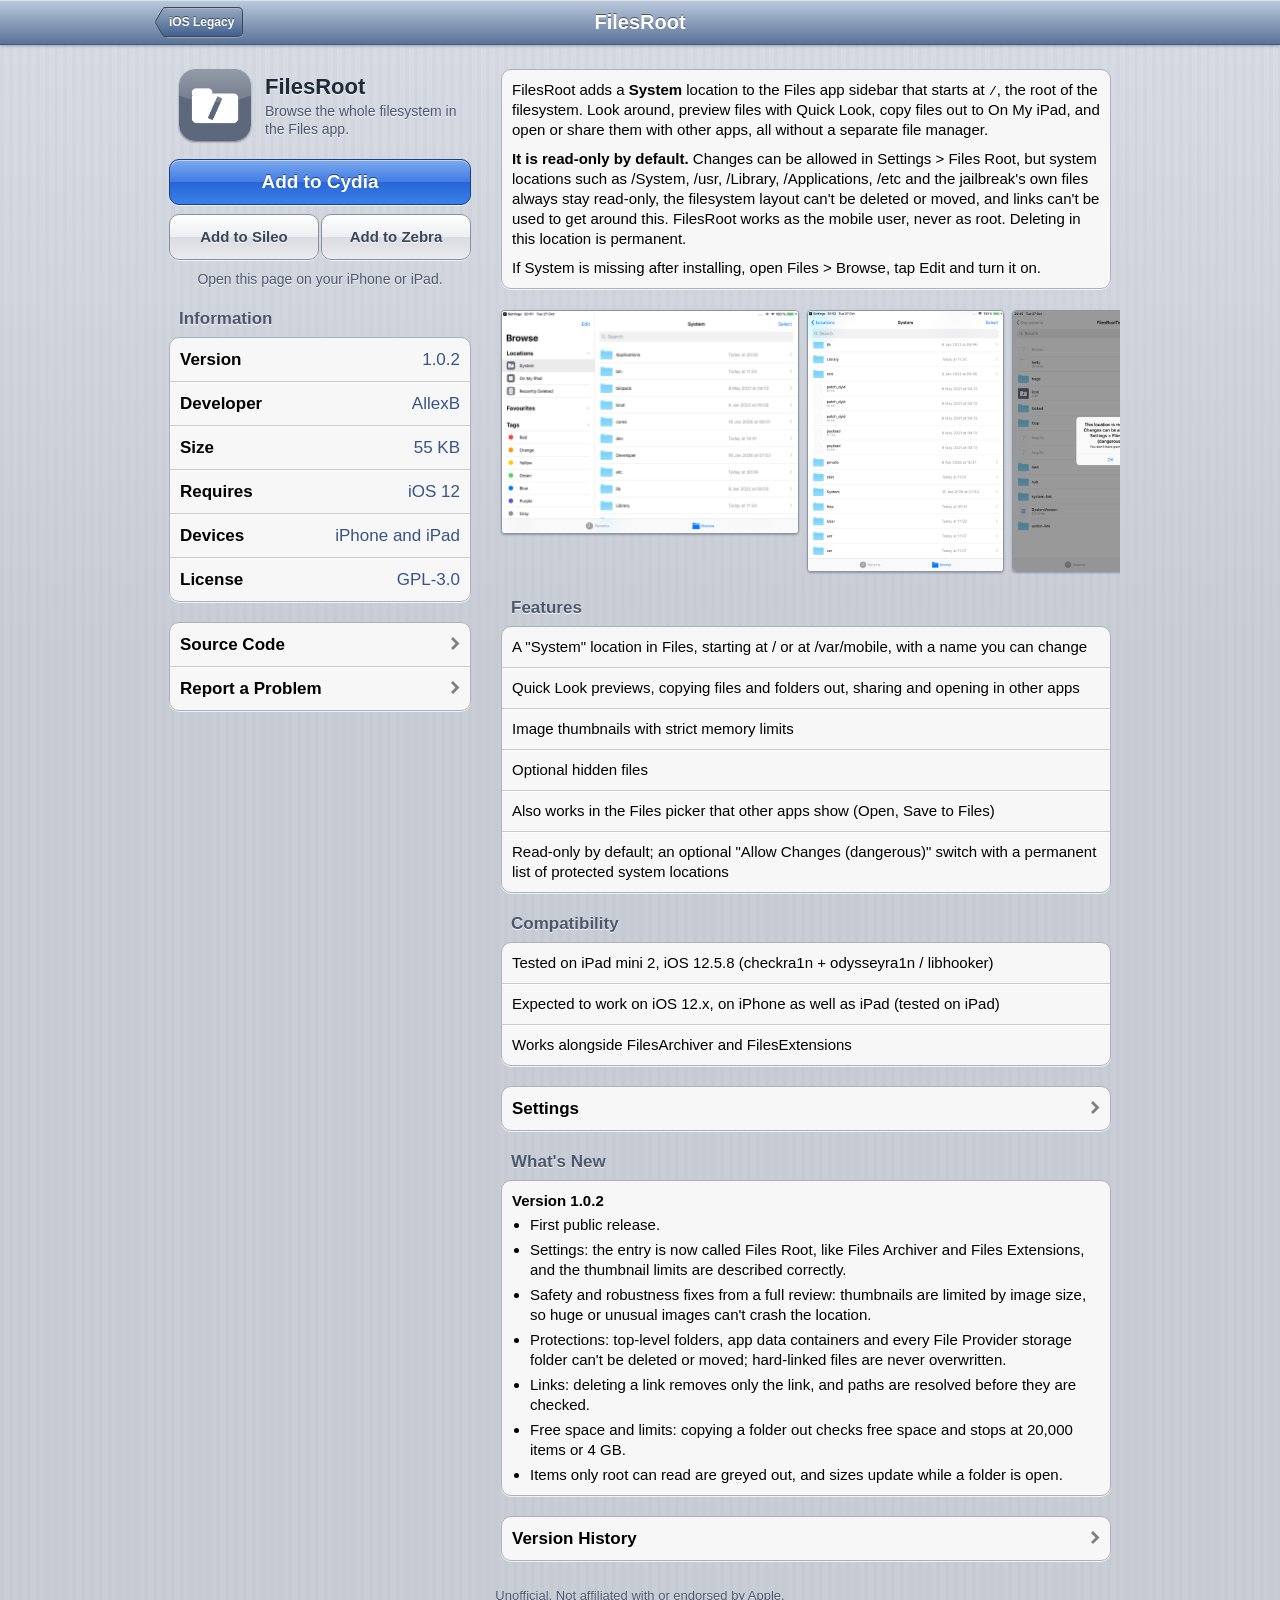
<file: depictions/com.itsallexb.filesroot.html>
<!doctype html>
<html lang="en">
<head>
<meta charset="utf-8">
<meta name="viewport" content="width=device-width, initial-scale=1, viewport-fit=cover">
<meta name="format-detection" content="telephone=no">
<meta name="color-scheme" content="light dark">
<meta name="theme-color" content="#7d93b0" media="(prefers-color-scheme: light)">
<meta name="theme-color" content="#2c384a" media="(prefers-color-scheme: dark)">
<title>FilesRoot</title>
<link rel="stylesheet" href="../depictions/style.css">
<link rel="apple-touch-icon-precomposed" href="../CydiaIcon.png">
<link rel="icon" href="../CydiaIcon.png">
<script>(function(d,u){var m=/\bOS (\d+)_\d/.exec(u),s=' js';if(/Cydia|Zebra|Sileo|Installer/.test(u))s+=' inapp';if(m){if(+m[1]<9)s+=' cydiaonly';}else if(!(navigator.maxTouchPoints>1))s+=' notios';d.documentElement.className+=s;window.iosMajor=m?m[1]:'';if(window.top!==window.self)d.write('<base target="_top">');})(document,navigator.userAgent);</script>
</head>
<body ontouchstart="">
<div class="nav"><div class="nav-in"><a class="back" href="../">iOS Legacy</a><h1>FilesRoot</h1></div></div>
<main class="wrap">
<div class="side">
<div class="hero"><span class="ic big gloss"><img src="../icons/com.itsallexb.filesroot.png" alt="" width="72" height="72"></span><h2>FilesRoot</h2><p>Browse the whole filesystem in the Files app.</p></div>
<div class="addblock pkgadd">
<a class="glass blue" href="cydia://url/https://cydia.saurik.com/api/share#?source=https://itsallexb.github.io/ios-legacy/">Add to Cydia</a>
<div class="pair"><a class="glass silver" href="sileo://source/https://itsallexb.github.io/ios-legacy/">Add to Sileo</a><a class="glass silver" href="zbra://sources/add/https://itsallexb.github.io/ios-legacy/">Add to Zebra</a></div>
<p class="foot deskhint">Open this page on your iPhone or iPad.</p>
</div>
</div>
<div class="main">
<ul class="group"><li><div class="text"><p>FilesRoot adds a <strong>System</strong> location to the Files app sidebar that starts at <code>/</code>, the root of the filesystem. Look around, preview files with Quick Look, copy files out to On My iPad, and open or share them with other apps, all without a separate file manager.</p>
<p><strong>It is read-only by default.</strong> Changes can be allowed in Settings &gt; Files Root, but system locations such as /System, /usr, /Library, /Applications, /etc and the jailbreak's own files always stay read-only, the filesystem layout can't be deleted or moved, and links can't be used to get around this. FilesRoot works as the mobile user, never as root. Deleting in this location is permanent.</p>
<p>If System is missing after installing, open Files &gt; Browse, tap Edit and turn it on.</p></div></li></ul>
<div class="shots"><a href="screenshots/filesroot/sidebar.png" style="width:296px;height:222px"><img src="screenshots/filesroot/sidebar.png" alt="System location in the Files sidebar" width="296" height="222" loading="lazy"></a><a href="screenshots/filesroot/browse-root.png" style="width:195px;height:260px"><img src="screenshots/filesroot/browse-root.png" alt="The root folder in the System location" width="195" height="260" loading="lazy"></a><a href="screenshots/filesroot/read-only.png" style="width:195px;height:260px"><img src="screenshots/filesroot/read-only.png" alt="This location is read-only alert" width="195" height="260" loading="lazy"></a><a href="screenshots/filesroot/protected.png" style="width:195px;height:260px"><img src="screenshots/filesroot/protected.png" alt="Protected system location alert" width="195" height="260" loading="lazy"></a><a href="screenshots/filesroot/settings.png" style="width:139px;height:260px"><img src="screenshots/filesroot/settings.png" alt="Files Root settings page" width="139" height="260" loading="lazy"></a></div>
<h2 class="sec">Features</h2>
<ul class="group"><li><div class="line">A "System" location in Files, starting at / or at /var/mobile, with a name you can change</div></li><li><div class="line">Quick Look previews, copying files and folders out, sharing and opening in other apps</div></li><li><div class="line">Image thumbnails with strict memory limits</div></li><li><div class="line">Optional hidden files</div></li><li><div class="line">Also works in the Files picker that other apps show (Open, Save to Files)</div></li><li><div class="line">Read-only by default; an optional "Allow Changes (dangerous)" switch with a permanent list of protected system locations</div></li></ul>
<h2 class="sec">Compatibility</h2>
<ul class="group"><li><div class="line">Tested on iPad mini 2, iOS 12.5.8 (checkra1n + odysseyra1n / libhooker)</div></li><li><div class="line">Expected to work on iOS 12.x, on iPhone as well as iPad (tested on iPad)</div></li><li><div class="line">Works alongside FilesArchiver and FilesExtensions</div></li></ul>
<ul class="group"><li><details><summary>Settings</summary><div class="text"><p>Settings &gt; Files Root:</p>
<ul><li><strong>Enabled</strong>: shows or hides the location in Files.</li><li><strong>Name</strong>: the name in the Files sidebar (default "System"). Reopen Files to see a new name.</li><li><strong>Start Folder</strong>: <code>/</code> (default) or <code>/var/mobile</code>.</li><li><strong>Show Hidden Files</strong> (off): shows names that start with a dot.</li><li><strong>Image Thumbnails</strong> (on): thumbnails for images, within strict size limits.</li><li><strong>Allow Changes (dangerous)</strong> (off): lets Files create, rename, move, delete and overwrite items, except in protected system locations. Deleting the wrong file can stop the device from booting, and deleting here is permanent.</li><li><strong>Open Files</strong>: opens the Files app.</li></ul></div></details></li></ul>
<h2 class="sec">What's New</h2><ul class="group"><li><div class="text"><p class="ver-t">Version 1.0.2</p><ul><li>First public release.</li><li>Settings: the entry is now called Files Root, like Files Archiver and Files Extensions, and the thumbnail limits are described correctly.</li><li>Safety and robustness fixes from a full review: thumbnails are limited by image size, so huge or unusual images can't crash the location.</li><li>Protections: top-level folders, app data containers and every File Provider storage folder can't be deleted or moved; hard-linked files are never overwritten.</li><li>Links: deleting a link removes only the link, and paths are resolved before they are checked.</li><li>Free space and limits: copying a folder out checks free space and stops at 20,000 items or 4 GB.</li><li>Items only root can read are greyed out, and sizes update while a folder is open.</li></ul></div></li></ul>
<ul class="group"><li><details><summary>Version History</summary><div class="text"><p class="ver-t">Version 1.0.1</p><ul><li>Test versions 1.0.0 and 1.0.1 (not published).</li></ul></div></details></li></ul>
</div>
<div class="side">
<h2 class="sec">Information</h2>
<ul class="group"><li><div class="row"><span class="val">1.0.2</span>Version</div></li><li><div class="row"><span class="val">AllexB</span>Developer</div></li><li><div class="row"><span class="val">55 KB</span>Size</div></li><li><div class="row"><span class="val">iOS 12</span>Requires</div></li><li><div class="row"><span class="val">iPhone and iPad</span>Devices</div></li><li><div class="row"><span class="val">GPL-3.0</span>License</div></li></ul>
<ul class="group"><li><a class="row" href="https://github.com/itsAllexB/FilesRoot-iOS12">Source Code</a></li><li><a class="row" href="https://github.com/itsAllexB/FilesRoot-iOS12/issues">Report a Problem</a></li></ul>
</div>
<p class="legal">Unofficial. Not affiliated with or endorsed by Apple.</p>
</main>
</body>
</html>
</file>
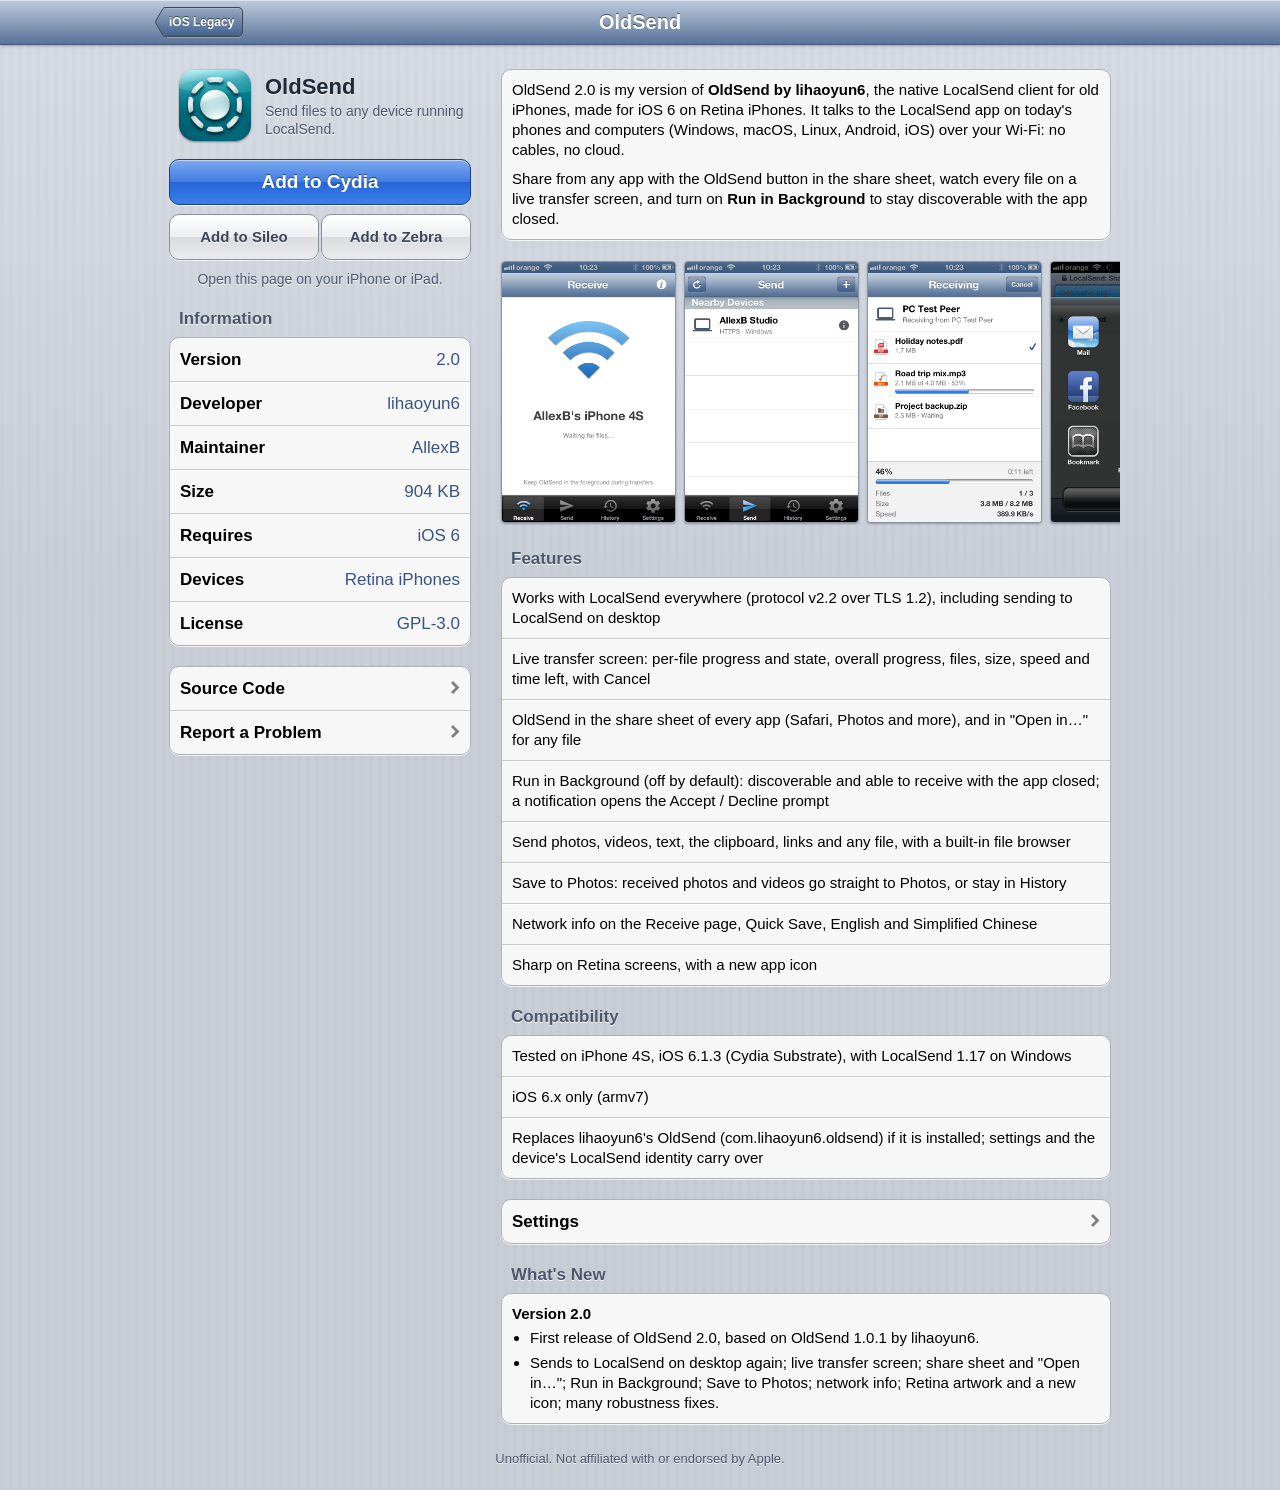
<file: depictions/com.itsallexb.oldsend.html>
<!doctype html>
<html lang="en">
<head>
<meta charset="utf-8">
<meta name="viewport" content="width=device-width, initial-scale=1, viewport-fit=cover">
<meta name="format-detection" content="telephone=no">
<meta name="color-scheme" content="light dark">
<meta name="theme-color" content="#7d93b0" media="(prefers-color-scheme: light)">
<meta name="theme-color" content="#2c384a" media="(prefers-color-scheme: dark)">
<title>OldSend</title>
<link rel="stylesheet" href="../depictions/style.css">
<link rel="apple-touch-icon-precomposed" href="../CydiaIcon.png">
<link rel="icon" href="../CydiaIcon.png">
<script>(function(d,u){var m=/\bOS (\d+)_\d/.exec(u),s=' js';if(/Cydia|Zebra|Sileo|Installer/.test(u))s+=' inapp';if(m){if(+m[1]<9)s+=' cydiaonly';}else if(!(navigator.maxTouchPoints>1))s+=' notios';d.documentElement.className+=s;window.iosMajor=m?m[1]:'';if(window.top!==window.self)d.write('<base target="_top">');})(document,navigator.userAgent);</script>
</head>
<body ontouchstart="">
<div class="nav"><div class="nav-in"><a class="back" href="../">iOS Legacy</a><h1>OldSend</h1></div></div>
<main class="wrap">
<div class="side">
<div class="hero"><span class="ic big"><img src="../icons/com.itsallexb.oldsend.png" alt="" width="72" height="72"></span><h2>OldSend</h2><p>Send files to any device running LocalSend.</p></div>
<div class="addblock pkgadd">
<a class="glass blue" href="cydia://url/https://cydia.saurik.com/api/share#?source=https://itsallexb.github.io/ios-legacy/">Add to Cydia</a>
<div class="pair"><a class="glass silver" href="sileo://source/https://itsallexb.github.io/ios-legacy/">Add to Sileo</a><a class="glass silver" href="zbra://sources/add/https://itsallexb.github.io/ios-legacy/">Add to Zebra</a></div>
<p class="foot deskhint">Open this page on your iPhone or iPad.</p>
</div>
</div>
<div class="main">
<ul class="group"><li><div class="text"><p>OldSend 2.0 is my version of <strong>OldSend by lihaoyun6</strong>, the native LocalSend client for old iPhones, made for iOS 6 on Retina iPhones. It talks to the LocalSend app on today's phones and computers (Windows, macOS, Linux, Android, iOS) over your Wi-Fi: no cables, no cloud.</p>
<p>Share from any app with the OldSend button in the share sheet, watch every file on a live transfer screen, and turn on <strong>Run in Background</strong> to stay discoverable with the app closed.</p></div></li></ul>
<div class="shots"><a href="screenshots/oldsend/receive.png" style="width:173px;height:260px"><img src="screenshots/oldsend/receive.png" alt="Receive page, ready for nearby LocalSend devices" width="173" height="260" loading="lazy"></a><a href="screenshots/oldsend/send.png" style="width:173px;height:260px"><img src="screenshots/oldsend/send.png" alt="Send page with a nearby LocalSend device" width="173" height="260" loading="lazy"></a><a href="screenshots/oldsend/transfer.png" style="width:173px;height:260px"><img src="screenshots/oldsend/transfer.png" alt="Live transfer screen while receiving three files" width="173" height="260" loading="lazy"></a><a href="screenshots/oldsend/share-sheet.png" style="width:173px;height:260px"><img src="screenshots/oldsend/share-sheet.png" alt="OldSend in Safari&#x27;s share sheet" width="173" height="260" loading="lazy"></a><a href="screenshots/oldsend/settings.png" style="width:173px;height:260px"><img src="screenshots/oldsend/settings.png" alt="Settings: Quick Save, Save to Photos and Run in Background" width="173" height="260" loading="lazy"></a><a href="screenshots/oldsend/about.png" style="width:173px;height:260px"><img src="screenshots/oldsend/about.png" alt="Credits to lihaoyun6 and the LocalSend team" width="173" height="260" loading="lazy"></a></div>
<h2 class="sec">Features</h2>
<ul class="group"><li><div class="line">Works with LocalSend everywhere (protocol v2.2 over TLS 1.2), including sending to LocalSend on desktop</div></li><li><div class="line">Live transfer screen: per-file progress and state, overall progress, files, size, speed and time left, with Cancel</div></li><li><div class="line">OldSend in the share sheet of every app (Safari, Photos and more), and in "Open in…" for any file</div></li><li><div class="line">Run in Background (off by default): discoverable and able to receive with the app closed; a notification opens the Accept / Decline prompt</div></li><li><div class="line">Send photos, videos, text, the clipboard, links and any file, with a built-in file browser</div></li><li><div class="line">Save to Photos: received photos and videos go straight to Photos, or stay in History</div></li><li><div class="line">Network info on the Receive page, Quick Save, English and Simplified Chinese</div></li><li><div class="line">Sharp on Retina screens, with a new app icon</div></li></ul>
<h2 class="sec">Compatibility</h2>
<ul class="group"><li><div class="line">Tested on iPhone 4S, iOS 6.1.3 (Cydia Substrate), with LocalSend 1.17 on Windows</div></li><li><div class="line">iOS 6.x only (armv7)</div></li><li><div class="line">Replaces lihaoyun6's OldSend (com.lihaoyun6.oldsend) if it is installed; settings and the device's LocalSend identity carry over</div></li></ul>
<ul class="group"><li><details><summary>Settings</summary><div class="text"><p>In OldSend's own Settings tab:</p>
<ul><li><strong>Nickname</strong>: the name other LocalSend devices see.</li><li><strong>Quick Save</strong>: accept incoming files without asking.</li><li><strong>Save to Photos</strong>: move received photos and videos into Photos (default on).</li><li><strong>Run in Background</strong>: stay discoverable and able to receive with OldSend closed (default off). When the phone sleeps, iOS pauses it, so it doesn't use battery.</li></ul></div></details></li></ul>
<h2 class="sec">What's New</h2><ul class="group"><li><div class="text"><p class="ver-t">Version 2.0</p><ul><li>First release of OldSend 2.0, based on OldSend 1.0.1 by lihaoyun6.</li><li>Sends to LocalSend on desktop again; live transfer screen; share sheet and "Open in…"; Run in Background; Save to Photos; network info; Retina artwork and a new icon; many robustness fixes.</li></ul></div></li></ul>

</div>
<div class="side">
<h2 class="sec">Information</h2>
<ul class="group"><li><div class="row"><span class="val">2.0</span>Version</div></li><li><div class="row"><span class="val">lihaoyun6</span>Developer</div></li><li><div class="row"><span class="val">AllexB</span>Maintainer</div></li><li><div class="row"><span class="val">904 KB</span>Size</div></li><li><div class="row"><span class="val">iOS 6</span>Requires</div></li><li><div class="row"><span class="val">Retina iPhones</span>Devices</div></li><li><div class="row"><span class="val">GPL-3.0</span>License</div></li></ul>
<ul class="group"><li><a class="row" href="https://github.com/itsAllexB/OldSend">Source Code</a></li><li><a class="row" href="https://github.com/itsAllexB/OldSend/issues">Report a Problem</a></li></ul>
</div>
<p class="legal">Unofficial. Not affiliated with or endorsed by Apple.</p>
</main>
</body>
</html>
</file>
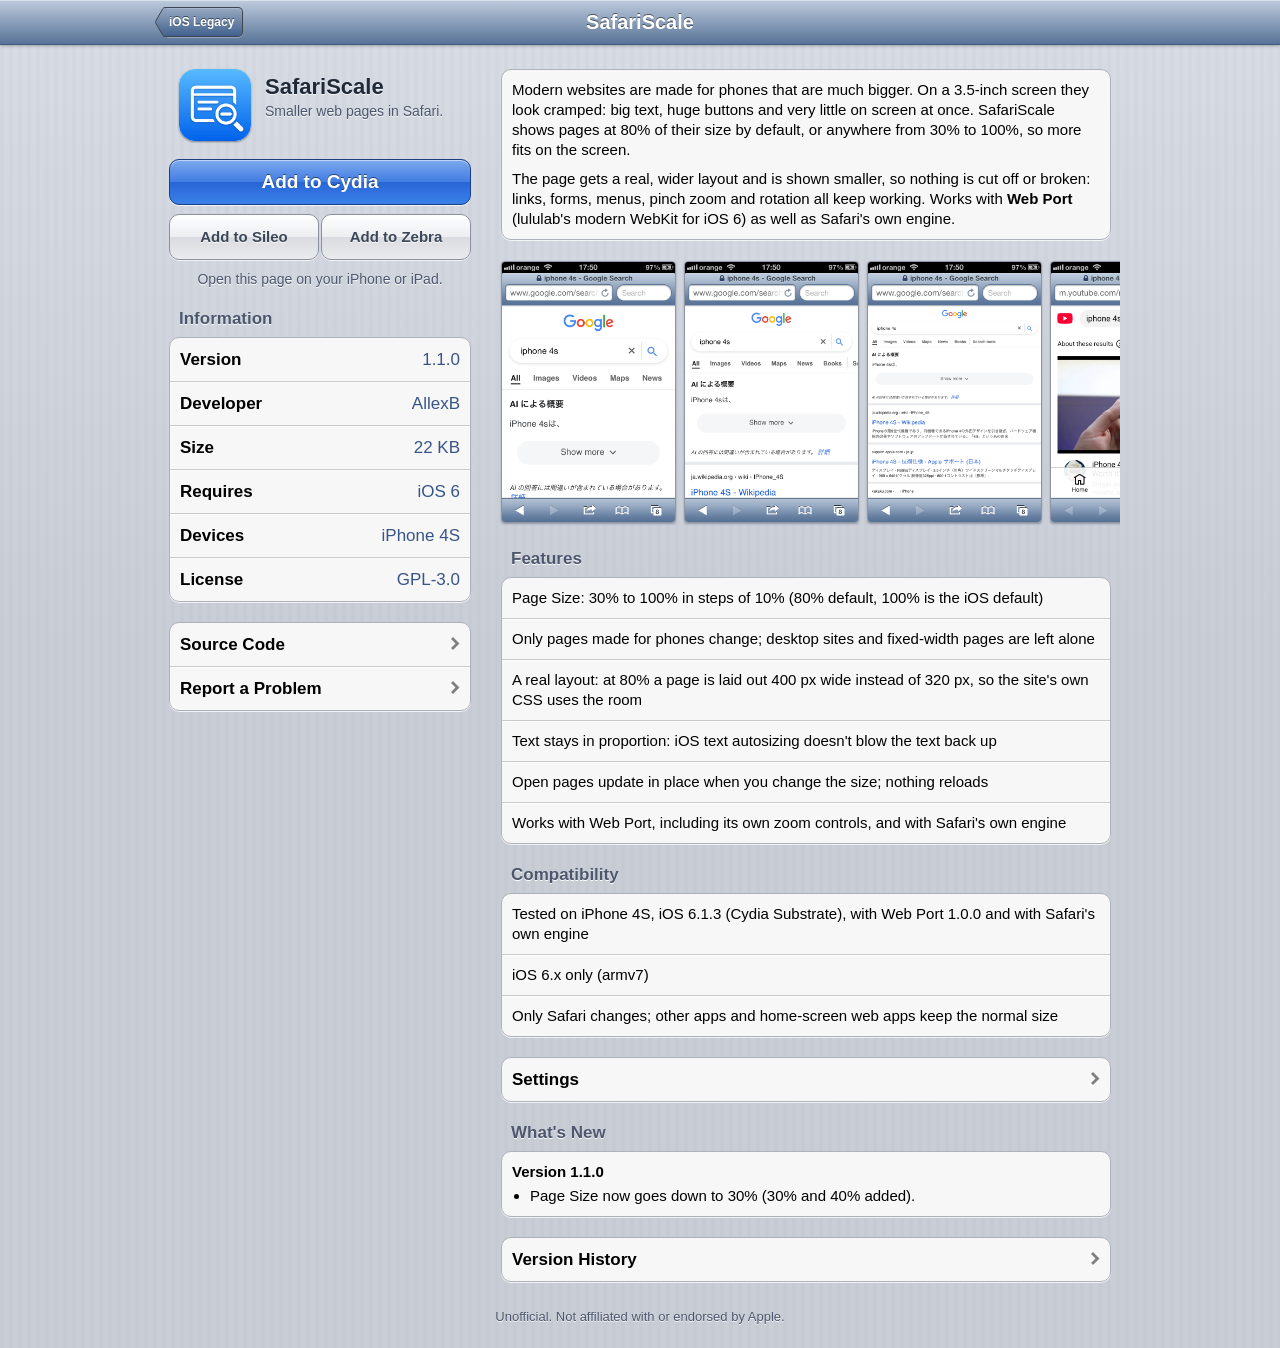
<file: depictions/com.itsallexb.safariscale.html>
<!doctype html>
<html lang="en">
<head>
<meta charset="utf-8">
<meta name="viewport" content="width=device-width, initial-scale=1, viewport-fit=cover">
<meta name="format-detection" content="telephone=no">
<meta name="color-scheme" content="light dark">
<meta name="theme-color" content="#7d93b0" media="(prefers-color-scheme: light)">
<meta name="theme-color" content="#2c384a" media="(prefers-color-scheme: dark)">
<title>SafariScale</title>
<link rel="stylesheet" href="../depictions/style.css">
<link rel="apple-touch-icon-precomposed" href="../CydiaIcon.png">
<link rel="icon" href="../CydiaIcon.png">
<script>(function(d,u){var m=/\bOS (\d+)_\d/.exec(u),s=' js';if(/Cydia|Zebra|Sileo|Installer/.test(u))s+=' inapp';if(m){if(+m[1]<9)s+=' cydiaonly';}else if(!(navigator.maxTouchPoints>1))s+=' notios';d.documentElement.className+=s;window.iosMajor=m?m[1]:'';if(window.top!==window.self)d.write('<base target="_top">');})(document,navigator.userAgent);</script>
</head>
<body ontouchstart="">
<div class="nav"><div class="nav-in"><a class="back" href="../">iOS Legacy</a><h1>SafariScale</h1></div></div>
<main class="wrap">
<div class="side">
<div class="hero"><span class="ic big"><img src="../icons/com.itsallexb.safariscale.png" alt="" width="72" height="72"></span><h2>SafariScale</h2><p>Smaller web pages in Safari.</p></div>
<div class="addblock pkgadd">
<a class="glass blue" href="cydia://url/https://cydia.saurik.com/api/share#?source=https://itsallexb.github.io/ios-legacy/">Add to Cydia</a>
<div class="pair"><a class="glass silver" href="sileo://source/https://itsallexb.github.io/ios-legacy/">Add to Sileo</a><a class="glass silver" href="zbra://sources/add/https://itsallexb.github.io/ios-legacy/">Add to Zebra</a></div>
<p class="foot deskhint">Open this page on your iPhone or iPad.</p>
</div>
</div>
<div class="main">
<ul class="group"><li><div class="text"><p>Modern websites are made for phones that are much bigger. On a 3.5-inch screen they look cramped: big text, huge buttons and very little on screen at once. SafariScale shows pages at 80% of their size by default, or anywhere from 30% to 100%, so more fits on the screen.</p>
<p>The page gets a real, wider layout and is shown smaller, so nothing is cut off or broken: links, forms, menus, pinch zoom and rotation all keep working. Works with <strong>Web Port</strong> (lululab's modern WebKit for iOS 6) as well as Safari's own engine.</p></div></li></ul>
<div class="shots"><a href="screenshots/safariscale/google-100.png" style="width:173px;height:260px"><img src="screenshots/safariscale/google-100.png" alt="Google search (English, Google Japan) at 100% (iOS default)" width="173" height="260" loading="lazy"></a><a href="screenshots/safariscale/google-080.png" style="width:173px;height:260px"><img src="screenshots/safariscale/google-080.png" alt="Google search (English, Google Japan) at 80% (default)" width="173" height="260" loading="lazy"></a><a href="screenshots/safariscale/google-050.png" style="width:173px;height:260px"><img src="screenshots/safariscale/google-050.png" alt="Google search (English, Google Japan) at 50%" width="173" height="260" loading="lazy"></a><a href="screenshots/safariscale/youtube-100.png" style="width:173px;height:260px"><img src="screenshots/safariscale/youtube-100.png" alt="YouTube search results at 100% (iOS default)" width="173" height="260" loading="lazy"></a><a href="screenshots/safariscale/youtube-080.png" style="width:173px;height:260px"><img src="screenshots/safariscale/youtube-080.png" alt="YouTube search results at 80% (default)" width="173" height="260" loading="lazy"></a><a href="screenshots/safariscale/youtube-050.png" style="width:173px;height:260px"><img src="screenshots/safariscale/youtube-050.png" alt="YouTube search results at 50%" width="173" height="260" loading="lazy"></a><a href="screenshots/safariscale/wikipedia-100.png" style="width:173px;height:260px"><img src="screenshots/safariscale/wikipedia-100.png" alt="Wikipedia article at 100% (iOS default)" width="173" height="260" loading="lazy"></a><a href="screenshots/safariscale/wikipedia-080.png" style="width:173px;height:260px"><img src="screenshots/safariscale/wikipedia-080.png" alt="Wikipedia article at 80% (default)" width="173" height="260" loading="lazy"></a><a href="screenshots/safariscale/wikipedia-050.png" style="width:173px;height:260px"><img src="screenshots/safariscale/wikipedia-050.png" alt="Wikipedia article at 50%" width="173" height="260" loading="lazy"></a><a href="screenshots/safariscale/hn-100.png" style="width:173px;height:260px"><img src="screenshots/safariscale/hn-100.png" alt="Hacker News at 100% (iOS default)" width="173" height="260" loading="lazy"></a><a href="screenshots/safariscale/hn-080.png" style="width:173px;height:260px"><img src="screenshots/safariscale/hn-080.png" alt="Hacker News at 80% (default)" width="173" height="260" loading="lazy"></a><a href="screenshots/safariscale/hn-050.png" style="width:173px;height:260px"><img src="screenshots/safariscale/hn-050.png" alt="Hacker News at 50%" width="173" height="260" loading="lazy"></a><a href="screenshots/safariscale/settings.png" style="width:173px;height:260px"><img src="screenshots/safariscale/settings.png" alt="Safari Scale settings page" width="173" height="260" loading="lazy"></a><a href="screenshots/safariscale/page-size.png" style="width:173px;height:260px"><img src="screenshots/safariscale/page-size.png" alt="Page Size choices, 30% to 100%" width="173" height="260" loading="lazy"></a></div>
<h2 class="sec">Features</h2>
<ul class="group"><li><div class="line">Page Size: 30% to 100% in steps of 10% (80% default, 100% is the iOS default)</div></li><li><div class="line">Only pages made for phones change; desktop sites and fixed-width pages are left alone</div></li><li><div class="line">A real layout: at 80% a page is laid out 400 px wide instead of 320 px, so the site's own CSS uses the room</div></li><li><div class="line">Text stays in proportion: iOS text autosizing doesn't blow the text back up</div></li><li><div class="line">Open pages update in place when you change the size; nothing reloads</div></li><li><div class="line">Works with Web Port, including its own zoom controls, and with Safari's own engine</div></li></ul>
<h2 class="sec">Compatibility</h2>
<ul class="group"><li><div class="line">Tested on iPhone 4S, iOS 6.1.3 (Cydia Substrate), with Web Port 1.0.0 and with Safari's own engine</div></li><li><div class="line">iOS 6.x only (armv7)</div></li><li><div class="line">Only Safari changes; other apps and home-screen web apps keep the normal size</div></li></ul>
<ul class="group"><li><details><summary>Settings</summary><div class="text"><p>Settings &gt; Safari Scale:</p>
<ul><li><strong>Enabled</strong>: turns the tweak on or off.</li><li><strong>Page Size</strong>: 30% to 100% in steps of 10%. 80% is the default.</li></ul>
<p>Pages that are already open update when you go back to Safari.</p></div></details></li></ul>
<h2 class="sec">What's New</h2><ul class="group"><li><div class="text"><p class="ver-t">Version 1.1.0</p><ul><li>Page Size now goes down to 30% (30% and 40% added).</li></ul></div></li></ul>
<ul class="group"><li><details><summary>Version History</summary><div class="text"><p class="ver-t">Version 1.0.0</p><ul><li>First public release.</li></ul></div></details></li></ul>
</div>
<div class="side">
<h2 class="sec">Information</h2>
<ul class="group"><li><div class="row"><span class="val">1.1.0</span>Version</div></li><li><div class="row"><span class="val">AllexB</span>Developer</div></li><li><div class="row"><span class="val">22 KB</span>Size</div></li><li><div class="row"><span class="val">iOS 6</span>Requires</div></li><li><div class="row"><span class="val">iPhone 4S</span>Devices</div></li><li><div class="row"><span class="val">GPL-3.0</span>License</div></li></ul>
<ul class="group"><li><a class="row" href="https://github.com/itsAllexB/SafariScale-iOS6">Source Code</a></li><li><a class="row" href="https://github.com/itsAllexB/SafariScale-iOS6/issues">Report a Problem</a></li></ul>
</div>
<p class="legal">Unofficial. Not affiliated with or endorsed by Apple.</p>
</main>
</body>
</html>
</file>
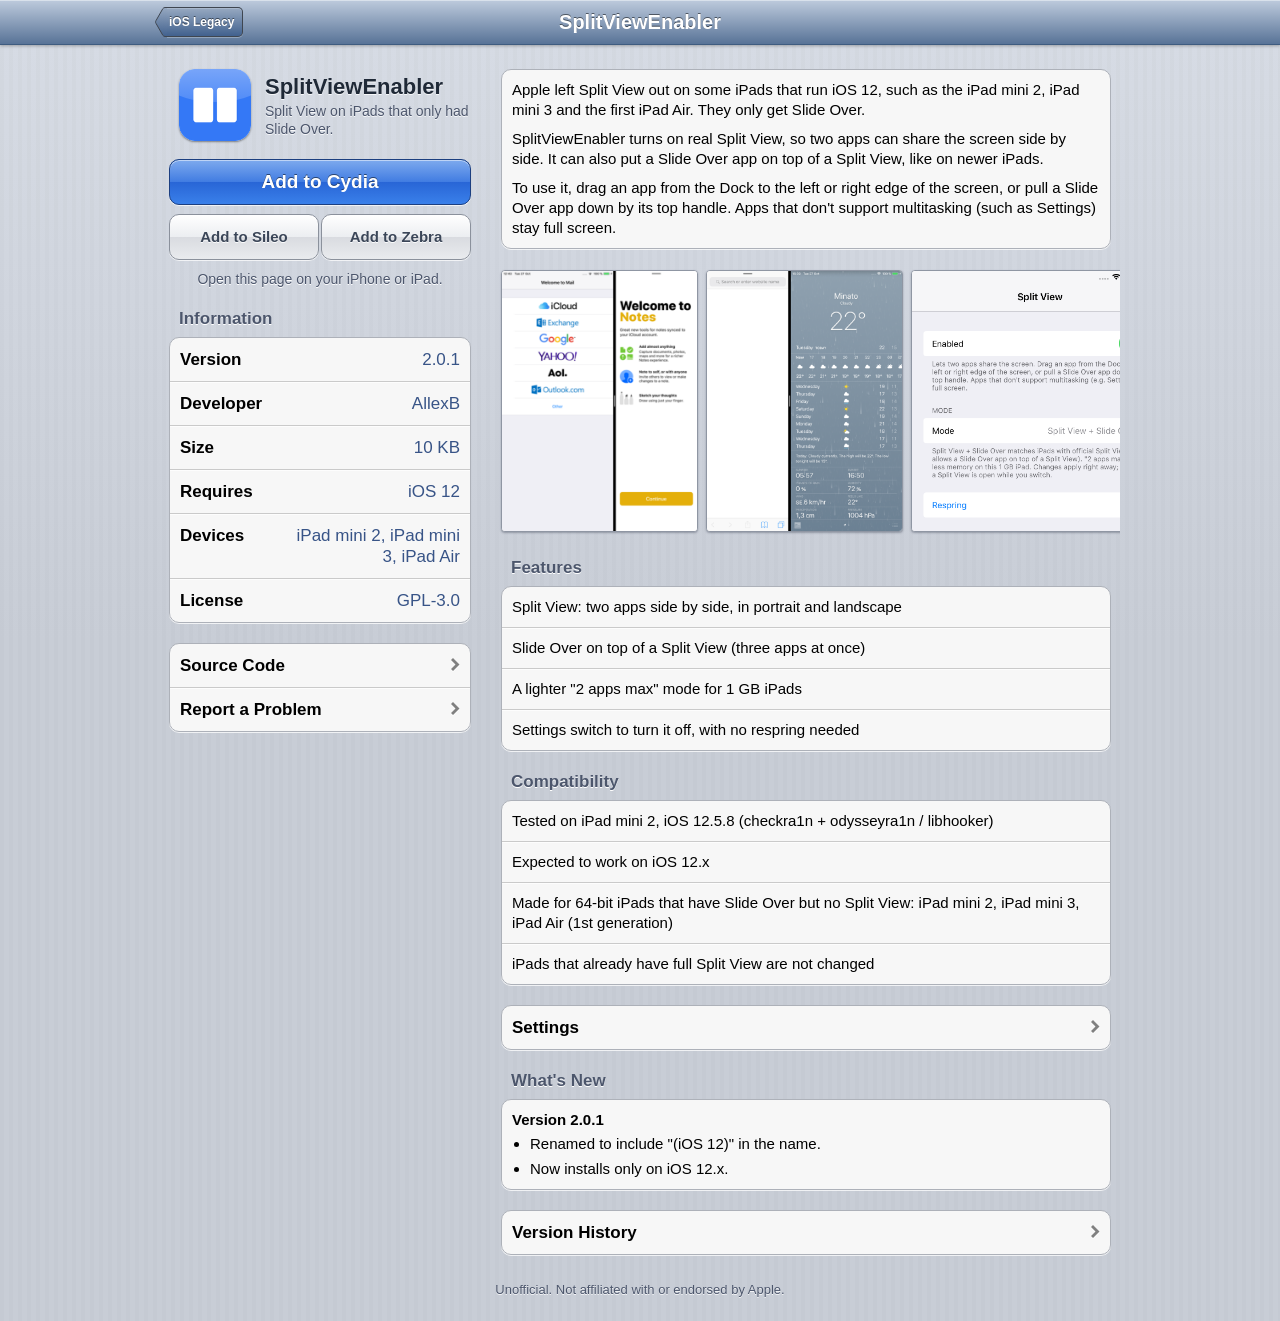
<file: depictions/com.itsallexb.splitviewenabler.html>
<!doctype html>
<html lang="en">
<head>
<meta charset="utf-8">
<meta name="viewport" content="width=device-width, initial-scale=1, viewport-fit=cover">
<meta name="format-detection" content="telephone=no">
<meta name="color-scheme" content="light dark">
<meta name="theme-color" content="#7d93b0" media="(prefers-color-scheme: light)">
<meta name="theme-color" content="#2c384a" media="(prefers-color-scheme: dark)">
<title>SplitViewEnabler</title>
<link rel="stylesheet" href="../depictions/style.css">
<link rel="apple-touch-icon-precomposed" href="../CydiaIcon.png">
<link rel="icon" href="../CydiaIcon.png">
<script>(function(d,u){var m=/\bOS (\d+)_\d/.exec(u),s=' js';if(/Cydia|Zebra|Sileo|Installer/.test(u))s+=' inapp';if(m){if(+m[1]<9)s+=' cydiaonly';}else if(!(navigator.maxTouchPoints>1))s+=' notios';d.documentElement.className+=s;window.iosMajor=m?m[1]:'';if(window.top!==window.self)d.write('<base target="_top">');})(document,navigator.userAgent);</script>
</head>
<body ontouchstart="">
<div class="nav"><div class="nav-in"><a class="back" href="../">iOS Legacy</a><h1>SplitViewEnabler</h1></div></div>
<main class="wrap">
<div class="side">
<div class="hero"><span class="ic big gloss"><img src="../icons/com.itsallexb.splitviewenabler.png" alt="" width="72" height="72"></span><h2>SplitViewEnabler</h2><p>Split View on iPads that only had Slide Over.</p></div>
<div class="addblock pkgadd">
<a class="glass blue" href="cydia://url/https://cydia.saurik.com/api/share#?source=https://itsallexb.github.io/ios-legacy/">Add to Cydia</a>
<div class="pair"><a class="glass silver" href="sileo://source/https://itsallexb.github.io/ios-legacy/">Add to Sileo</a><a class="glass silver" href="zbra://sources/add/https://itsallexb.github.io/ios-legacy/">Add to Zebra</a></div>
<p class="foot deskhint">Open this page on your iPhone or iPad.</p>
</div>
</div>
<div class="main">
<ul class="group"><li><div class="text"><p>Apple left Split View out on some iPads that run iOS 12, such as the iPad mini 2, iPad mini 3 and the first iPad Air. They only get Slide Over.</p>
<p>SplitViewEnabler turns on real Split View, so two apps can share the screen side by side. It can also put a Slide Over app on top of a Split View, like on newer iPads.</p>
<p>To use it, drag an app from the Dock to the left or right edge of the screen, or pull a Slide Over app down by its top handle. Apps that don't support multitasking (such as Settings) stay full screen.</p></div></li></ul>
<div class="shots"><a href="screenshots/splitviewenabler/split-view-portrait.png" style="width:195px;height:260px"><img src="screenshots/splitviewenabler/split-view-portrait.png" alt="Mail and Notes side by side in portrait" width="195" height="260" loading="lazy"></a><a href="screenshots/splitviewenabler/split-view-safari-weather.png" style="width:195px;height:260px"><img src="screenshots/splitviewenabler/split-view-safari-weather.png" alt="Safari and Weather side by side in portrait" width="195" height="260" loading="lazy"></a><a href="screenshots/splitviewenabler/settings.png" style="width:256px;height:260px"><img src="screenshots/splitviewenabler/settings.png" alt="Split View settings page" width="256" height="260" loading="lazy"></a></div>
<h2 class="sec">Features</h2>
<ul class="group"><li><div class="line">Split View: two apps side by side, in portrait and landscape</div></li><li><div class="line">Slide Over on top of a Split View (three apps at once)</div></li><li><div class="line">A lighter "2 apps max" mode for 1 GB iPads</div></li><li><div class="line">Settings switch to turn it off, with no respring needed</div></li></ul>
<h2 class="sec">Compatibility</h2>
<ul class="group"><li><div class="line">Tested on iPad mini 2, iOS 12.5.8 (checkra1n + odysseyra1n / libhooker)</div></li><li><div class="line">Expected to work on iOS 12.x</div></li><li><div class="line">Made for 64-bit iPads that have Slide Over but no Split View: iPad mini 2, iPad mini 3, iPad Air (1st generation)</div></li><li><div class="line">iPads that already have full Split View are not changed</div></li></ul>
<ul class="group"><li><details><summary>Settings</summary><div class="text"><p>Settings &gt; Split View:</p>
<ul><li><strong>Enabled</strong>: turns the tweak on or off. Applies right away.</li><li><strong>Mode</strong>: <em>Split View + Slide Over</em> (default, like iPads with official Split View), <em>Split View, 2 apps max</em> (uses less memory), or <em>Slide Over only (stock)</em>.</li><li><strong>Respring</strong>: restarts SpringBoard. Only needed if a Split View is open while you change the mode.</li></ul></div></details></li></ul>
<h2 class="sec">What's New</h2><ul class="group"><li><div class="text"><p class="ver-t">Version 2.0.1</p><ul><li>Renamed to include "(iOS 12)" in the name.</li><li>Now installs only on iOS 12.x.</li></ul></div></li></ul>
<ul class="group"><li><details><summary>Version History</summary><div class="text"><p class="ver-t">Version 2.0.0</p><ul><li>First public release.</li><li>Settings page with Enabled switch, Mode picker and Respring button.</li><li>Slide Over on top of Split View.</li></ul></div></details></li></ul>
</div>
<div class="side">
<h2 class="sec">Information</h2>
<ul class="group"><li><div class="row"><span class="val">2.0.1</span>Version</div></li><li><div class="row"><span class="val">AllexB</span>Developer</div></li><li><div class="row"><span class="val">10 KB</span>Size</div></li><li><div class="row"><span class="val">iOS 12</span>Requires</div></li><li><div class="row"><span class="val">iPad mini 2, iPad mini 3, iPad Air</span>Devices</div></li><li><div class="row"><span class="val">GPL-3.0</span>License</div></li></ul>
<ul class="group"><li><a class="row" href="https://github.com/itsAllexB/SplitViewEnabler-iOS12">Source Code</a></li><li><a class="row" href="https://github.com/itsAllexB/SplitViewEnabler-iOS12/issues">Report a Problem</a></li></ul>
</div>
<p class="legal">Unofficial. Not affiliated with or endorsed by Apple.</p>
</main>
</body>
</html>
</file>
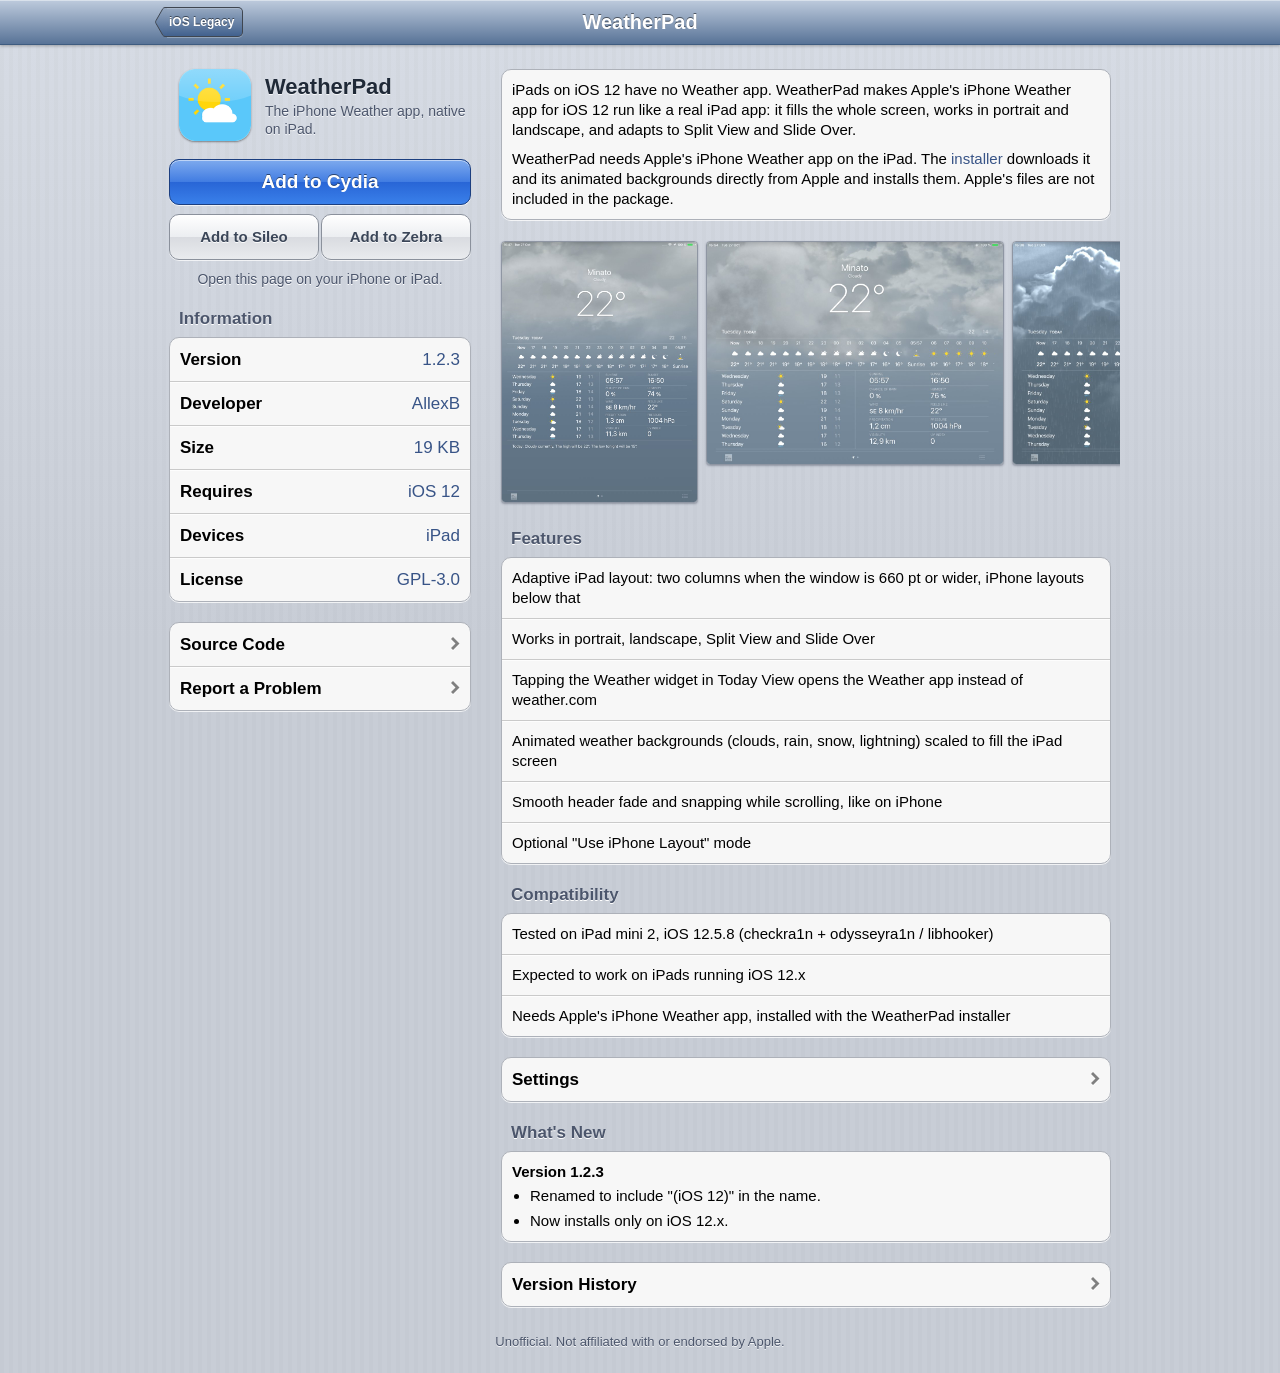
<file: depictions/com.itsallexb.weatherpad.html>
<!doctype html>
<html lang="en">
<head>
<meta charset="utf-8">
<meta name="viewport" content="width=device-width, initial-scale=1, viewport-fit=cover">
<meta name="format-detection" content="telephone=no">
<meta name="color-scheme" content="light dark">
<meta name="theme-color" content="#7d93b0" media="(prefers-color-scheme: light)">
<meta name="theme-color" content="#2c384a" media="(prefers-color-scheme: dark)">
<title>WeatherPad</title>
<link rel="stylesheet" href="../depictions/style.css">
<link rel="apple-touch-icon-precomposed" href="../CydiaIcon.png">
<link rel="icon" href="../CydiaIcon.png">
<script>(function(d,u){var m=/\bOS (\d+)_\d/.exec(u),s=' js';if(/Cydia|Zebra|Sileo|Installer/.test(u))s+=' inapp';if(m){if(+m[1]<9)s+=' cydiaonly';}else if(!(navigator.maxTouchPoints>1))s+=' notios';d.documentElement.className+=s;window.iosMajor=m?m[1]:'';if(window.top!==window.self)d.write('<base target="_top">');})(document,navigator.userAgent);</script>
</head>
<body ontouchstart="">
<div class="nav"><div class="nav-in"><a class="back" href="../">iOS Legacy</a><h1>WeatherPad</h1></div></div>
<main class="wrap">
<div class="side">
<div class="hero"><span class="ic big gloss"><img src="../icons/com.itsallexb.weatherpad.png" alt="" width="72" height="72"></span><h2>WeatherPad</h2><p>The iPhone Weather app, native on iPad.</p></div>
<div class="addblock pkgadd">
<a class="glass blue" href="cydia://url/https://cydia.saurik.com/api/share#?source=https://itsallexb.github.io/ios-legacy/">Add to Cydia</a>
<div class="pair"><a class="glass silver" href="sileo://source/https://itsallexb.github.io/ios-legacy/">Add to Sileo</a><a class="glass silver" href="zbra://sources/add/https://itsallexb.github.io/ios-legacy/">Add to Zebra</a></div>
<p class="foot deskhint">Open this page on your iPhone or iPad.</p>
</div>
</div>
<div class="main">
<ul class="group"><li><div class="text"><p>iPads on iOS 12 have no Weather app. WeatherPad makes Apple's iPhone Weather app for iOS 12 run like a real iPad app: it fills the whole screen, works in portrait and landscape, and adapts to Split View and Slide Over.</p>
<p>WeatherPad needs Apple's iPhone Weather app on the iPad. The <a href="https://github.com/itsAllexB/WeatherPad-iOS12/tree/main/installer">installer</a> downloads it and its animated backgrounds directly from Apple and installs them. Apple's files are not included in the package.</p></div></li></ul>
<div class="shots"><a href="screenshots/weatherpad/weather-portrait.jpg" style="width:195px;height:260px"><img src="screenshots/weatherpad/weather-portrait.jpg" alt="Weather in portrait" width="195" height="260" loading="lazy"></a><a href="screenshots/weatherpad/weather-landscape.jpg" style="width:296px;height:222px"><img src="screenshots/weatherpad/weather-landscape.jpg" alt="Weather in landscape, two columns" width="296" height="222" loading="lazy"></a><a href="screenshots/weatherpad/weather-thunderstorm.jpg" style="width:296px;height:222px"><img src="screenshots/weatherpad/weather-thunderstorm.jpg" alt="Animated thunderstorm background" width="296" height="222" loading="lazy"></a><a href="screenshots/weatherpad/weather-slide-over.jpg" style="width:195px;height:260px"><img src="screenshots/weatherpad/weather-slide-over.jpg" alt="Weather in Slide Over" width="195" height="260" loading="lazy"></a><a href="screenshots/weatherpad/settings.png" style="width:165px;height:260px"><img src="screenshots/weatherpad/settings.png" alt="Weather for iPad settings page" width="165" height="260" loading="lazy"></a></div>
<h2 class="sec">Features</h2>
<ul class="group"><li><div class="line">Adaptive iPad layout: two columns when the window is 660 pt or wider, iPhone layouts below that</div></li><li><div class="line">Works in portrait, landscape, Split View and Slide Over</div></li><li><div class="line">Tapping the Weather widget in Today View opens the Weather app instead of weather.com</div></li><li><div class="line">Animated weather backgrounds (clouds, rain, snow, lightning) scaled to fill the iPad screen</div></li><li><div class="line">Smooth header fade and snapping while scrolling, like on iPhone</div></li><li><div class="line">Optional "Use iPhone Layout" mode</div></li></ul>
<h2 class="sec">Compatibility</h2>
<ul class="group"><li><div class="line">Tested on iPad mini 2, iOS 12.5.8 (checkra1n + odysseyra1n / libhooker)</div></li><li><div class="line">Expected to work on iPads running iOS 12.x</div></li><li><div class="line">Needs Apple's iPhone Weather app, installed with the WeatherPad installer</div></li></ul>
<ul class="group"><li><details><summary>Settings</summary><div class="text"><p>Settings &gt; Weather for iPad:</p>
<ul><li><strong>Enabled</strong>: turns all fixes on or off. Layout changes apply the next time Weather opens.</li><li><strong>Widget Opens Weather App</strong>: tapping the Weather widget opens the Weather app for that city instead of weather.com. Applies right away.</li><li><strong>Use iPhone Layout</strong>: runs Weather like any iPhone app (2x button, no multitasking) instead of the iPad layout. Needs a respring, then reopen Weather.</li><li><strong>Animated Backgrounds</strong>: shows the animated backgrounds scaled to fill the screen. Needs the backgrounds from the installer; without them, or when off, Weather shows a plain gradient.</li><li><strong>Respring</strong>: restarts SpringBoard.</li></ul></div></details></li></ul>
<h2 class="sec">What's New</h2><ul class="group"><li><div class="text"><p class="ver-t">Version 1.2.3</p><ul><li>Renamed to include "(iOS 12)" in the name.</li><li>Now installs only on iOS 12.x.</li></ul></div></li></ul>
<ul class="group"><li><details><summary>Version History</summary><div class="text"><p class="ver-t">Version 1.2.2</p><ul><li>First public release.</li><li>Native iPad layout, Today widget fix, animated backgrounds, header fade and snap fixes, iPhone layout option.</li></ul></div></details></li></ul>
</div>
<div class="side">
<h2 class="sec">Information</h2>
<ul class="group"><li><div class="row"><span class="val">1.2.3</span>Version</div></li><li><div class="row"><span class="val">AllexB</span>Developer</div></li><li><div class="row"><span class="val">19 KB</span>Size</div></li><li><div class="row"><span class="val">iOS 12</span>Requires</div></li><li><div class="row"><span class="val">iPad</span>Devices</div></li><li><div class="row"><span class="val">GPL-3.0</span>License</div></li></ul>
<ul class="group"><li><a class="row" href="https://github.com/itsAllexB/WeatherPad-iOS12">Source Code</a></li><li><a class="row" href="https://github.com/itsAllexB/WeatherPad-iOS12/issues">Report a Problem</a></li></ul>
</div>
<p class="legal">Unofficial. Not affiliated with or endorsed by Apple.</p>
</main>
</body>
</html>
</file>
<file: depictions/style.css>
/* iOS Legacy. One stylesheet for the home page, the package pages and the add pages.
   It has to work in Safari and Cydia on iOS 6, so: no custom properties, flexbox or grid.
   Gradients are written twice, -webkit- first, because iOS 6 only reads the prefixed form.
   Newer browsers get extras in @media and @supports blocks, which iOS 6 skips.
   Everything here is drawn with CSS or inline SVG. No images from Apple. */

html {
  -webkit-text-size-adjust: 100%;
  text-size-adjust: 100%;
}

body {
  margin: 0;
  color: #000;
  font: 17px/21px Helvetica, "Helvetica Neue", Arial, sans-serif;
  background-color: #c8cdd6;
  background-image: -webkit-linear-gradient(left, rgba(0,0,0,.014) 39%, rgba(0,0,0,0) 39%), -webkit-linear-gradient(top, #d7dce5, #c8cdd6);
  background-image: linear-gradient(to right, rgba(0,0,0,.014) 39%, rgba(0,0,0,0) 39%), linear-gradient(to bottom, #d7dce5, #c8cdd6);
  background-size: 9px 9px, 100% 640px;
  background-repeat: repeat, no-repeat;
  -webkit-tap-highlight-color: rgba(0,0,0,0);
  word-wrap: break-word;
}

a { color: #385487; text-decoration: none; }
a.row, .glass, .seg a, .back { -webkit-touch-callout: none; }
main { display: block; }
img { border: 0; }

/* Navigation bar */

.nav {
  position: relative;
  z-index: 5;
  height: 44px;
  background-color: #6d84a2;
  background-image: -webkit-linear-gradient(top, #becbdd, #587397);
  background-image: linear-gradient(to bottom, #becbdd, #587397);
  border-bottom: 1px solid #3f5c80;
  box-shadow: inset 0 1px 0 rgba(255,255,255,.42), 0 1px 3px rgba(0,0,0,.28);
}
.nav-in {
  position: relative;
  height: 44px;
  margin: 0 auto;
  max-width: 980px;
}
.nav h1 {
  margin: 0;
  padding: 0 84px;
  color: #fff;
  font-size: 20px;
  font-weight: bold;
  line-height: 44px;
  text-align: center;
  text-shadow: 0 -1px 0 rgba(0,0,0,.5);
  white-space: nowrap;
  overflow: hidden;
  text-overflow: ellipsis;
}
.back {
  position: absolute;
  left: 17px;
  top: 7px;
  height: 28px;
  padding: 0 8px 0 2px;
  max-width: 96px;
  color: #fff;
  font-size: 12px;
  font-weight: bold;
  line-height: 28px;
  text-shadow: 0 -1px 0 rgba(0,0,0,.5);
  white-space: nowrap;
  background-color: #6d84a2;
  background-image: -webkit-linear-gradient(top, #97a9c1, #41618e);
  background-image: linear-gradient(to bottom, #97a9c1, #41618e);
  border: 1px solid #3f4650;
  border-left: 0;
  border-radius: 0 5px 5px 0;
  box-shadow: inset 0 1px 0 rgba(255,255,255,.18), 0 1px 0 rgba(255,255,255,.28);
}
.back:before {
  content: "";
  position: absolute;
  left: -12px;
  top: -1px;
  width: 12px;
  height: 30px;
  background: url("data:image/svg+xml,%3Csvg xmlns='http://www.w3.org/2000/svg' width='12' height='30'%3E%3ClinearGradient id='a' x2='0' y2='1'%3E%3Cstop stop-color='%2397a9c1'/%3E%3Cstop offset='1' stop-color='%2341618e'/%3E%3C/linearGradient%3E%3Cpath d='M12.5.5H10C9 .5 8.4 1 7.8 1.7L1 13.6c-.6 1-.6 1.8 0 2.8l6.800 11.900c.6.7 1.200 1.200 2.200 1.200h2.500z' fill='url(%23a)' stroke='%233f4650'/%3E%3C/svg%3E") no-repeat;
}
.back:active {
  background-image: -webkit-linear-gradient(top, #6f85a2, #2c4569);
  background-image: linear-gradient(to bottom, #6f85a2, #2c4569);
}

/* Page layout */

.wrap {
  margin: 0 auto;
  padding: 19px 0 1px;
  max-width: 720px;
}
.wrap:after { content: ""; display: block; clear: both; }

/* Header, with the etched text iOS uses on pinstripes */

.hero {
  position: relative;
  min-height: 72px;
  margin: 0 19px 18px;
  padding-left: 86px;
}
.hero .ic { position: absolute; left: 0; top: 0; }
.hero h2 {
  margin: 0;
  padding-top: 4px;
  color: #1f2937;
  font-size: 22px;
  font-weight: bold;
  line-height: 27px;
  text-shadow: 0 1px 0 rgba(255,255,255,.8);
}
.hero p {
  margin: 2px 0 0;
  color: #4c566c;
  font-size: 14px;
  line-height: 18px;
  text-shadow: 0 1px 0 rgba(255,255,255,.8);
}
.hero p + p { margin-top: 1px; font-size: 13px; }

/* Icons: rounded, with the iOS 6 shine on those that ask for it */

.ic {
  display: block;
  position: relative;
  width: 48px;
  height: 48px;
  overflow: hidden;
  border-radius: 11px;
  box-shadow: 0 1px 2px rgba(0,0,0,.42);
}
.ic img { display: block; width: 100%; height: 100%; }
.ic.big { width: 72px; height: 72px; border-radius: 16px; }
.ic.gloss:after {
  content: "";
  position: absolute;
  left: -30%;
  top: -40%;
  width: 160%;
  height: 86%;
  border-radius: 50%;
  background-image: -webkit-linear-gradient(top, rgba(255,255,255,.5), rgba(255,255,255,.14));
  background-image: linear-gradient(to bottom, rgba(255,255,255,.5), rgba(255,255,255,.14));
}
.ic-none {
  background-color: #8e99ad;
  background-image: -webkit-linear-gradient(top, #b6bfcd, #6f7c94);
  background-image: linear-gradient(to bottom, #b6bfcd, #6f7c94);
}

/* Glass buttons */

.glass {
  display: block;
  margin: 0 9px 9px;
  height: 44px;
  overflow: hidden;
  font-size: 19px;
  font-weight: bold;
  line-height: 44px;
  text-align: center;
  white-space: nowrap;
  border-radius: 10px;
}
.glass.blue {
  color: #fff;
  text-shadow: 0 -1px 0 rgba(0,0,0,.5);
  background-color: #2f6fdc;
  background-image: -webkit-linear-gradient(top, #7eaaee, #427de2 49%, #2865d6 50%, #3a80ea);
  background-image: linear-gradient(to bottom, #7eaaee, #427de2 49%, #2865d6 50%, #3a80ea);
  border: 1px solid #1c3f80;
  box-shadow: inset 0 1px 0 rgba(255,255,255,.5), 0 1px 0 rgba(255,255,255,.72);
}
.glass.blue:active {
  background-image: -webkit-linear-gradient(top, #4f7fce, #2a5fbd 49%, #174aa8 50%, #2663c6);
  background-image: linear-gradient(to bottom, #4f7fce, #2a5fbd 49%, #174aa8 50%, #2663c6);
}
.glass.silver {
  color: #3b4658;
  font-size: 15px;
  text-shadow: 0 1px 0 rgba(255,255,255,.9);
  background-color: #e4e5e8;
  background-image: -webkit-linear-gradient(top, #fff, #eceef1 49%, #d9dbe0 50%, #e9ebee);
  background-image: linear-gradient(to bottom, #fff, #eceef1 49%, #d9dbe0 50%, #e9ebee);
  border: 1px solid #8b919c;
  box-shadow: inset 0 1px 0 rgba(255,255,255,.9), 0 1px 0 rgba(255,255,255,.72);
}
.glass.silver:active {
  background-image: -webkit-linear-gradient(top, #c3c7ce, #b4b9c1 49%, #a4a9b2 50%, #b5b9c1);
  background-image: linear-gradient(to bottom, #c3c7ce, #b4b9c1 49%, #a4a9b2 50%, #b5b9c1);
}
.pair { margin: 0 9px 9px; overflow: hidden; }
.pair .glass { float: left; width: 49%; margin: 0 0 1px; }
.pair .glass + .glass { float: right; }
.cydiaonly .pair { display: none; }
.inapp .pkgadd { display: none; }

/* Segmented control */

.seg {
  display: table;
  table-layout: fixed;
  width: 100%;
  border-collapse: separate;
  border-spacing: 0;
}
.seg-w { margin: 0 9px 19px; }
.seg a {
  display: table-cell;
  height: 34px;
  color: #5b6474;
  font-size: 14px;
  font-weight: bold;
  line-height: 18px;
  text-align: center;
  text-shadow: 0 1px 0 rgba(255,255,255,.9);
  vertical-align: middle;
  background-color: #e3e4e8;
  background-image: -webkit-linear-gradient(top, #fff, #e0e2e7);
  background-image: linear-gradient(to bottom, #fff, #e0e2e7);
  border: 1px solid #8b919c;
  border-left-width: 0;
  box-shadow: 0 1px 0 rgba(255,255,255,.72);
}
.seg a:first-child { border-left-width: 1px; border-radius: 8px 0 0 8px; }
.seg a:last-child { border-radius: 0 8px 8px 0; }
.seg a.on, .seg a:active {
  color: #fff;
  text-shadow: 0 -1px 0 rgba(0,0,0,.45);
  background-color: #2f6fdc;
  background-image: -webkit-linear-gradient(top, #2c62c2, #3d81ea);
  background-image: linear-gradient(to bottom, #2c62c2, #3d81ea);
  border-color: #1c3f80;
  box-shadow: inset 0 1px 3px rgba(0,0,0,.4), 0 1px 0 rgba(255,255,255,.72);
}

/* Grouped tables, with the colours and sizes of UIKit on iOS 6 */

.sec {
  margin: 0 19px 8px;
  color: #4c566c;
  font-size: 17px;
  font-weight: bold;
  line-height: 21px;
  text-shadow: 0 1px 0 #fff;
}
.here {
  display: none;
  margin-left: 5px;
  color: #4c566c;
  font-size: 13px;
  font-weight: normal;
}
.yours .here { display: inline; }
.foot {
  margin: -9px 19px 20px;
  color: #4c566c;
  font-size: 14px;
  line-height: 18px;
  text-align: center;
  text-shadow: 0 1px 0 #fff;
}
.group {
  margin: 0 9px 20px;
  padding: 0;
  list-style: none;
  background: #f7f7f7;
  border: 1px solid #adb1b9;
  border-radius: 10px;
  box-shadow: 0 1px 0 rgba(255,255,255,.75);
}
.group > li {
  display: block;
  border-top: 1px solid #cacaca;
  box-shadow: inset 0 1px 0 #fdfdfd;
}
.group > li:first-child {
  border-top: 0;
  border-radius: 9px 9px 0 0;
  box-shadow: none;
}
.group > li:last-child { border-radius: 0 0 9px 9px; }
.group > li:only-child { border-radius: 9px; }

.row {
  display: block;
  position: relative;
  min-height: 21px;
  padding: 11px 10px;
  color: #000;
  font-weight: bold;
}
li:first-child > .row { border-radius: 9px 9px 0 0; }
li:last-child > .row { border-radius: 0 0 9px 9px; }
li:only-child > .row { border-radius: 9px; }
div.row { overflow: hidden; }
a.row { padding-right: 28px; }
a.row:after, summary:after {
  content: "";
  position: absolute;
  right: 10px;
  top: 50%;
  margin-top: -8px;
  width: 9px;
  height: 15px;
  background: url("data:image/svg+xml,%3Csvg xmlns='http://www.w3.org/2000/svg' width='9' height='15'%3E%3Cpath d='M0 3l2-2 6.500 6.500L2 14l-2-2 4.500-4.500z' fill='%23fff'/%3E%3Cpath d='M0 2l2-2 6.500 6.500L2 13l-2-2 4.500-4.500z' fill='%23808080'/%3E%3C/svg%3E") no-repeat;
}
a.row:active, summary:active {
  color: #fff;
  text-shadow: 0 -1px 0 rgba(0,0,0,.3);
  background-color: #1a76ee;
  background-image: -webkit-linear-gradient(top, #058cf5, #015de6);
  background-image: linear-gradient(to bottom, #058cf5, #015de6);
}
a.row:active:after, summary:active:after {
  background-image: url("data:image/svg+xml,%3Csvg xmlns='http://www.w3.org/2000/svg' width='9' height='15'%3E%3Cpath d='M0 2l2-2 6.500 6.500L2 13l-2-2 4.500-4.500z' fill='%23fff'/%3E%3C/svg%3E");
}
.val {
  float: right;
  max-width: 62%;
  color: #385487;
  font-weight: normal;
  text-align: right;
}
a.row:active .val { color: #fff; }

/* Tweak rows */

.row.tw {
  min-height: 48px;
  padding: 10px 28px 11px 68px;
  font-weight: normal;
}
.tw .ic { position: absolute; left: 10px; top: 10px; }
.tw b { display: block; padding-right: 44px; font-size: 17px; line-height: 21px; }
.tw .ver {
  position: absolute;
  right: 28px;
  top: 11px;
  color: #385487;
  font-size: 14px;
  line-height: 20px;
}
.tw .d { display: block; margin-top: 1px; color: #3e4757; font-size: 13px; line-height: 17px; }
.tw .m { display: block; margin-top: 2px; color: #626b7d; font-size: 12px; line-height: 16px; }
a.tw:active .ver, a.tw:active .d, a.tw:active .m { color: #fff; }

/* Text inside a cell */

.text { padding: 10px; font-size: 15px; line-height: 20px; }
.text p { margin: 0 0 9px; }
.text ul { margin: 0 0 9px; padding: 0 0 0 18px; list-style: disc; }
.text li { margin: 0 0 5px; }
.text > :last-child, .text ul > li:last-child { margin-bottom: 0; }
.text code { font: 13px Menlo, Consolas, monospace; }
.line { padding: 10px; font-size: 15px; line-height: 20px; }
.ver-t { margin: 0 0 4px !important; font-weight: bold; }
.url {
  display: block;
  font-size: 14px;
  font-weight: normal;
  line-height: 18px;
  -webkit-user-select: text;
  user-select: text;
}
.lbl { display: block; font-size: 13px; font-weight: bold; line-height: 18px; }

/* Folding rows. In a browser without <details>, the content just stays open. */

details { display: block; }
summary {
  display: block;
  position: relative;
  padding: 11px 28px 11px 10px;
  border-radius: 9px;
  font-weight: bold;
  cursor: pointer;
  list-style: none;
}
summary::-webkit-details-marker { display: none; }
details[open] > summary {
  border-radius: 9px 9px 0 0;
  border-bottom: 1px solid #cacaca;
}
details[open] > summary:after {
  -webkit-transform: rotate(90deg);
  transform: rotate(90deg);
}

/* Screenshots */

/* Cydia's package page puts this page in an iframe that grows to the page's minimum width.
   The width and min-width stop the long strip from setting that minimum. */
.shots {
  width: 1px;
  min-width: 100%;
  -webkit-box-sizing: border-box;
  box-sizing: border-box;
  margin: 0 0 20px;
  padding: 1px 9px 5px;
  overflow-x: auto;
  overflow-y: hidden;
  white-space: nowrap;
  -webkit-overflow-scrolling: touch;
}
.shots a {
  display: inline-block;
  margin-right: 8px;
  overflow: hidden;
  vertical-align: top;
  border: 1px solid #8f96a3;
  border-radius: 4px;
  background: #fff;
  box-shadow: 0 1px 2px rgba(40,50,70,.35);
}
.shots a:last-child { margin-right: 0; }
.shots img { display: block; }

.legal {
  clear: both;
  margin: 2px 19px 22px;
  color: #4c566c;
  font-size: 13px;
  line-height: 17px;
  text-align: center;
  text-shadow: 0 1px 0 rgba(255,255,255,.8);
}
.legal a { text-decoration: underline; }
.deskhint { display: none; margin-top: 0; }
.notios .deskhint { display: block; }

/* iPad and wider: a little more air */

@media (min-width: 600px) {
  .hero { margin-left: 29px; margin-right: 29px; }
  .glass, .group { margin-left: 19px; margin-right: 19px; }
  .pair, .seg-w { margin-left: 19px; margin-right: 19px; }
  .sec, .foot { margin-left: 29px; margin-right: 29px; }
  .shots { padding-left: 19px; padding-right: 19px; }
}

/* iPad in landscape and desktop: two columns, like Settings on iPad */

@media (min-width: 980px) {
  .wrap { width: 960px; max-width: none; padding-top: 24px; }
  .side { float: left; clear: left; width: 320px; }
  .main { float: right; width: 628px; }
  .side .hero { margin-left: 19px; margin-right: 9px; }
  .side .glass, .side .group, .side .pair { margin-left: 9px; margin-right: 9px; }
  .side .pair .glass { margin: 0 0 1px; }
  .side .sec, .side .foot { margin-left: 19px; margin-right: 19px; }
  .main .glass, .main .group, .main .seg-w { margin-left: 9px; margin-right: 9px; }
  .main .sec, .main .foot { margin-left: 19px; margin-right: 19px; }
  .main .shots { padding-left: 9px; padding-right: 9px; }
  .legal { padding-top: 6px; }
}

/* Inside Cydia, Zebra or Installer the app draws its own bar */

.inapp .nav { display: none; }

/* Newer browsers only */

@media (hover: hover) {
  a.row:hover, summary:hover { background-color: #eef1f6; }
  a.row:active, summary:active { background-color: #1a76ee; }
  .glass, .seg a { cursor: pointer; }
}

@supports (position: sticky) {
  .nav { position: -webkit-sticky; position: sticky; top: 0; height: auto; padding-top: env(safe-area-inset-top, 0px); }
  .wrap { padding-left: env(safe-area-inset-left, 0px); padding-right: env(safe-area-inset-right, 0px); }
  .block { scroll-margin-top: 56px; }
  a:focus-visible, summary:focus-visible { outline: 2px solid #2f6fdc; outline-offset: 1px; }
}

/* Dark mode: Apple's black bars and a dark pinstripe. iOS 6 doesn't read this block. */

@media (prefers-color-scheme: dark) {
  html { color-scheme: dark; }
  body {
    color: #fff;
    background-color: #15181d;
    background-image: linear-gradient(to right, rgba(255,255,255,.012) 39%, rgba(255,255,255,0) 39%), linear-gradient(to bottom, #1c2027, #15181d);
  }
  a { color: #8db4ee; }
  .nav {
    background-color: #1a2230;
    background-image: linear-gradient(to bottom, #55637a, #2c384a 49%, #1d2736 50%, #11182a);
    border-bottom-color: #05080e;
    box-shadow: inset 0 1px 0 rgba(255,255,255,.22), 0 1px 3px rgba(0,0,0,.6);
  }
  .back {
    background-color: #2c384a;
    background-image: linear-gradient(to bottom, #5a6880, #1f2a3b);
    border-color: #05080e;
    box-shadow: inset 0 1px 0 rgba(255,255,255,.14), 0 1px 0 rgba(255,255,255,.1);
  }
  .back:before {
    background-image: url("data:image/svg+xml,%3Csvg xmlns='http://www.w3.org/2000/svg' width='12' height='30'%3E%3ClinearGradient id='a' x2='0' y2='1'%3E%3Cstop stop-color='%235a6880'/%3E%3Cstop offset='1' stop-color='%231f2a3b'/%3E%3C/linearGradient%3E%3Cpath d='M12.5.5H10C9 .5 8.4 1 7.8 1.700L1 13.600c-.6 1-.6 1.800 0 2.800l6.800 11.900c.6.700 1.200 1.200 2.200 1.200h2.500z' fill='url(%23a)' stroke='%2305080e'/%3E%3C/svg%3E");
  }
  .back:active { background-image: linear-gradient(to bottom, #3c4960, #141c2a); }
  .hero h2 { color: #eef1f6; text-shadow: 0 -1px 0 #000; }
  .hero p { color: #a3adbd; text-shadow: 0 -1px 0 #000; }
  .sec, .foot, .legal { color: #a3adbd; text-shadow: 0 -1px 0 #000; }
  .here { color: #8a94a6; }
  .group {
    background: #272b32;
    border-color: #05070a;
    box-shadow: 0 1px 0 rgba(255,255,255,.08);
  }
  .group > li {
    border-top-color: #111419;
    box-shadow: inset 0 1px 0 rgba(255,255,255,.06);
  }
  .group > li:first-child { box-shadow: inset 0 1px 0 rgba(255,255,255,.06); }
  .row { color: #fff; }
  .val, .tw .ver { color: #8db4ee; }
  .tw .d { color: #c2c9d4; }
  .tw .m { color: #8f99aa; }
  a.row:after, summary:after {
    background-image: url("data:image/svg+xml,%3Csvg xmlns='http://www.w3.org/2000/svg' width='9' height='15'%3E%3Cpath d='M0 2l2-2 6.500 6.500L2 13l-2-2 4.500-4.500z' fill='%238b93a1'/%3E%3C/svg%3E");
  }
  details[open] > summary { border-bottom-color: #111419; }
  .glass.blue { border-color: #0b1f47; box-shadow: inset 0 1px 0 rgba(255,255,255,.4), 0 1px 0 rgba(255,255,255,.08); }
  .glass.silver {
    color: #e6eaf0;
    text-shadow: 0 -1px 0 #000;
    background-color: #3a404a;
    background-image: linear-gradient(to bottom, #5e6673, #474e5a 49%, #363c46 50%, #3f4651);
    border-color: #05070a;
    box-shadow: inset 0 1px 0 rgba(255,255,255,.2), 0 1px 0 rgba(255,255,255,.08);
  }
  .glass.silver:active { background-image: linear-gradient(to bottom, #3a404a, #2b3038 49%, #22262d 50%, #2b3038); }
  .seg a {
    color: #c2c9d4;
    text-shadow: 0 -1px 0 #000;
    background-color: #363c46;
    background-image: linear-gradient(to bottom, #515865, #363c46);
    border-color: #05070a;
    box-shadow: 0 1px 0 rgba(255,255,255,.08);
  }
  .seg a.on, .seg a:active {
    color: #fff;
    background-image: linear-gradient(to bottom, #1e4a9c, #2f6fdc);
    border-color: #05070a;
    box-shadow: inset 0 1px 3px rgba(0,0,0,.55), 0 1px 0 rgba(255,255,255,.08);
  }
  .shots a { border-color: #05070a; box-shadow: 0 1px 2px rgba(0,0,0,.6); }
}

@media (prefers-color-scheme: dark) and (hover: hover) {
  a.row:hover, summary:hover { background-color: #30353d; }
  a.row:active, summary:active { background-color: #1a76ee; }
}
</file>
